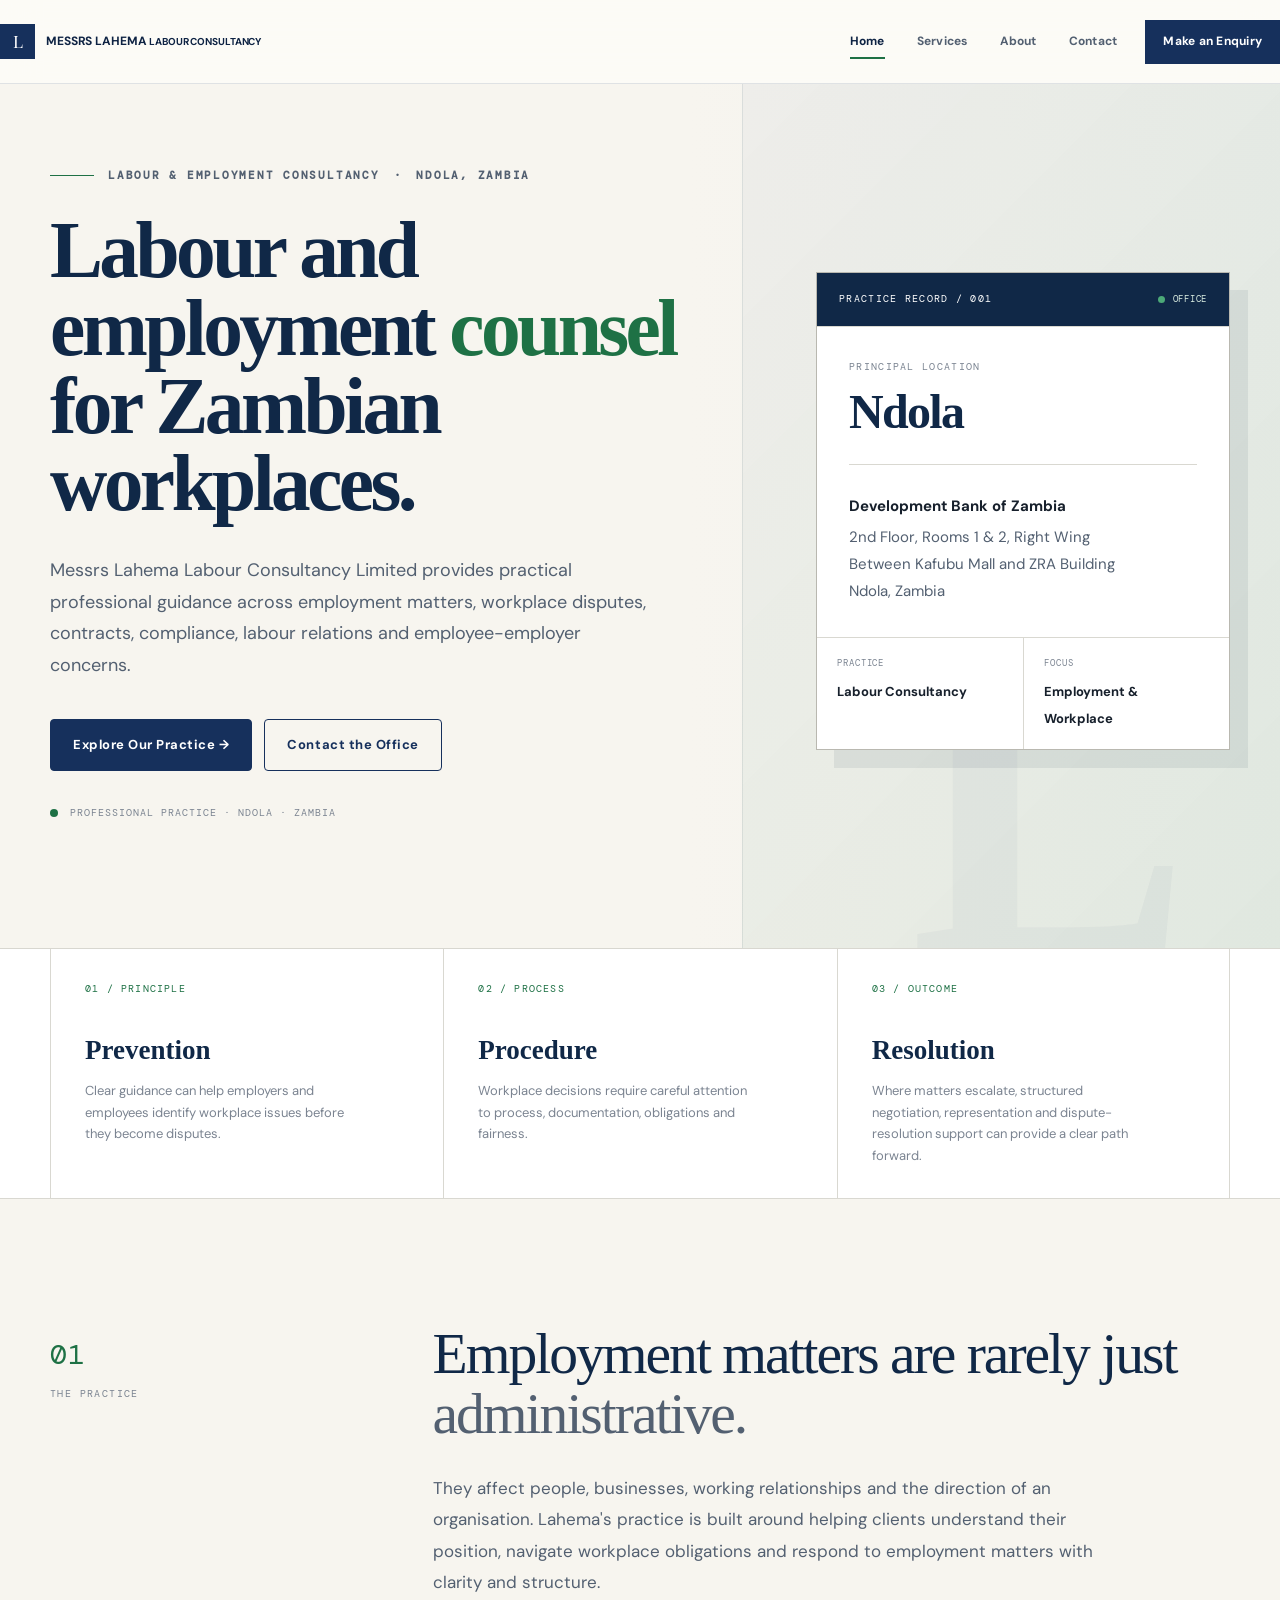
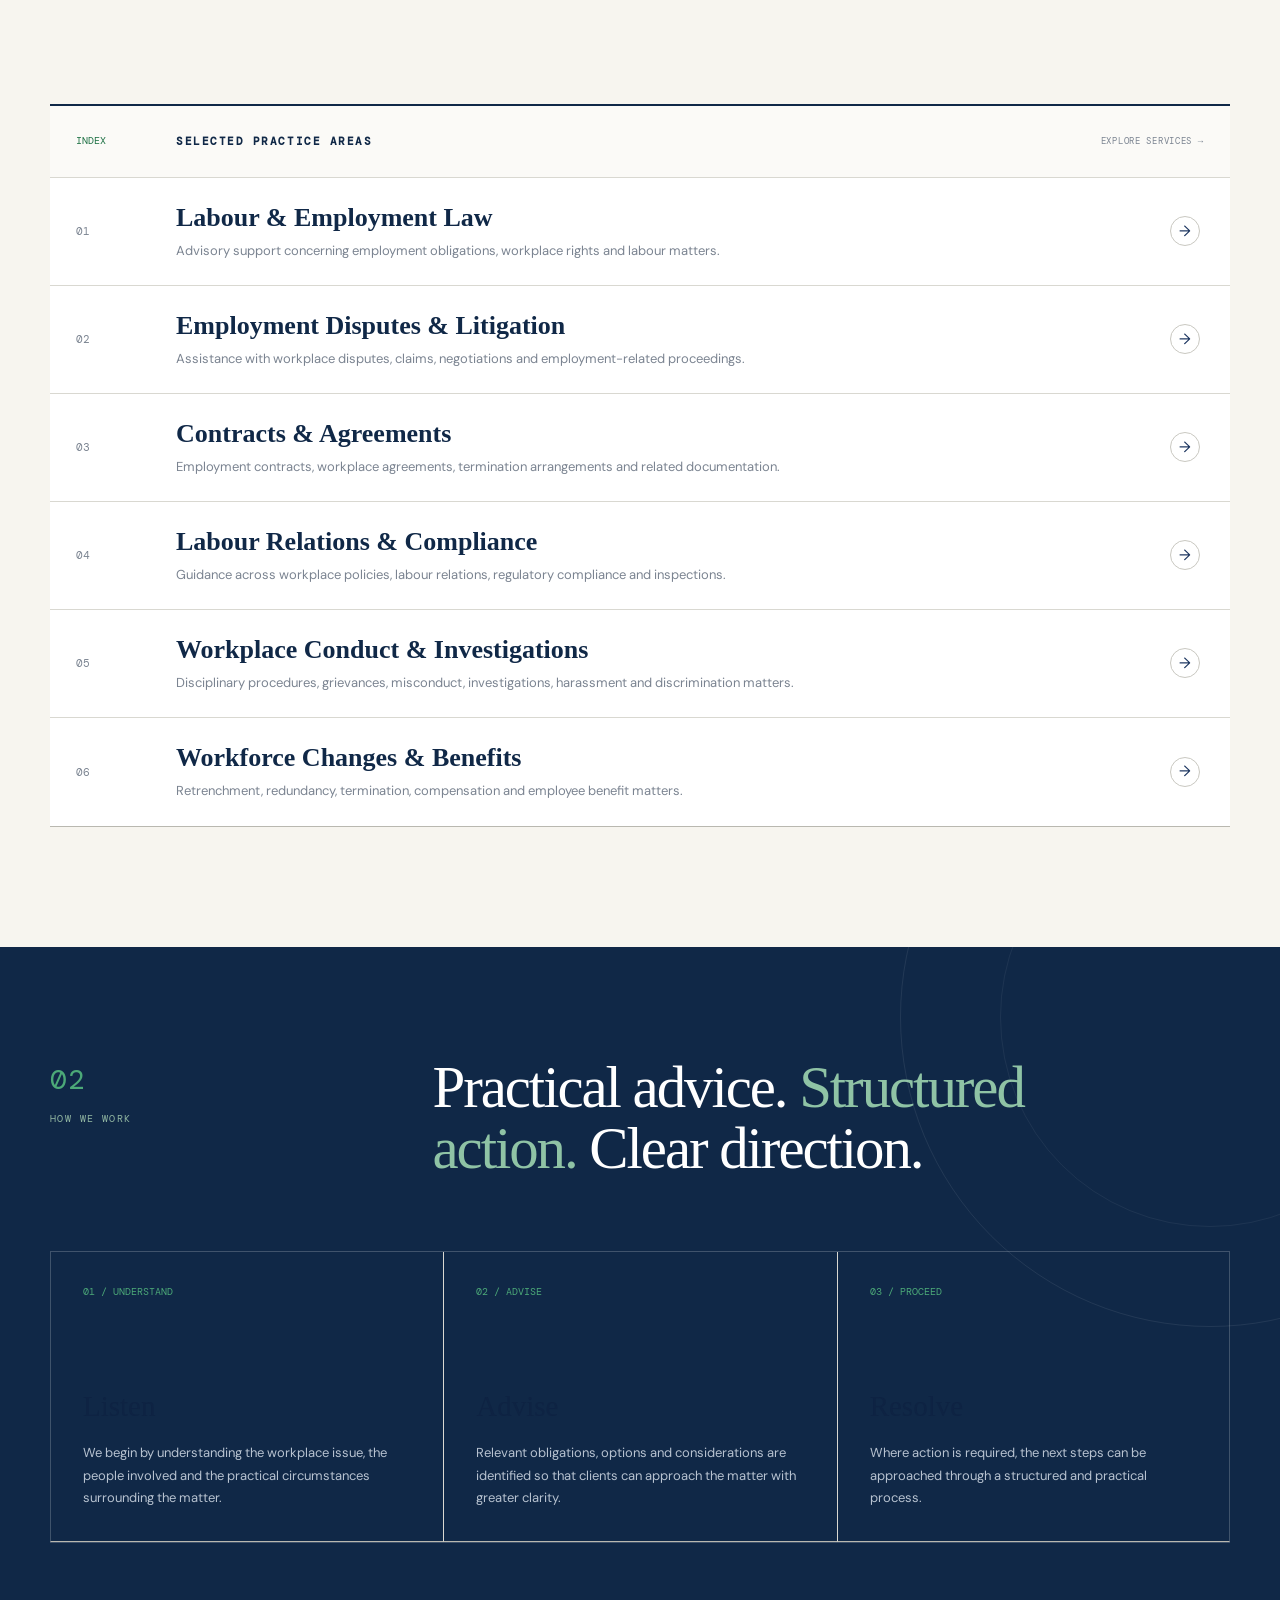
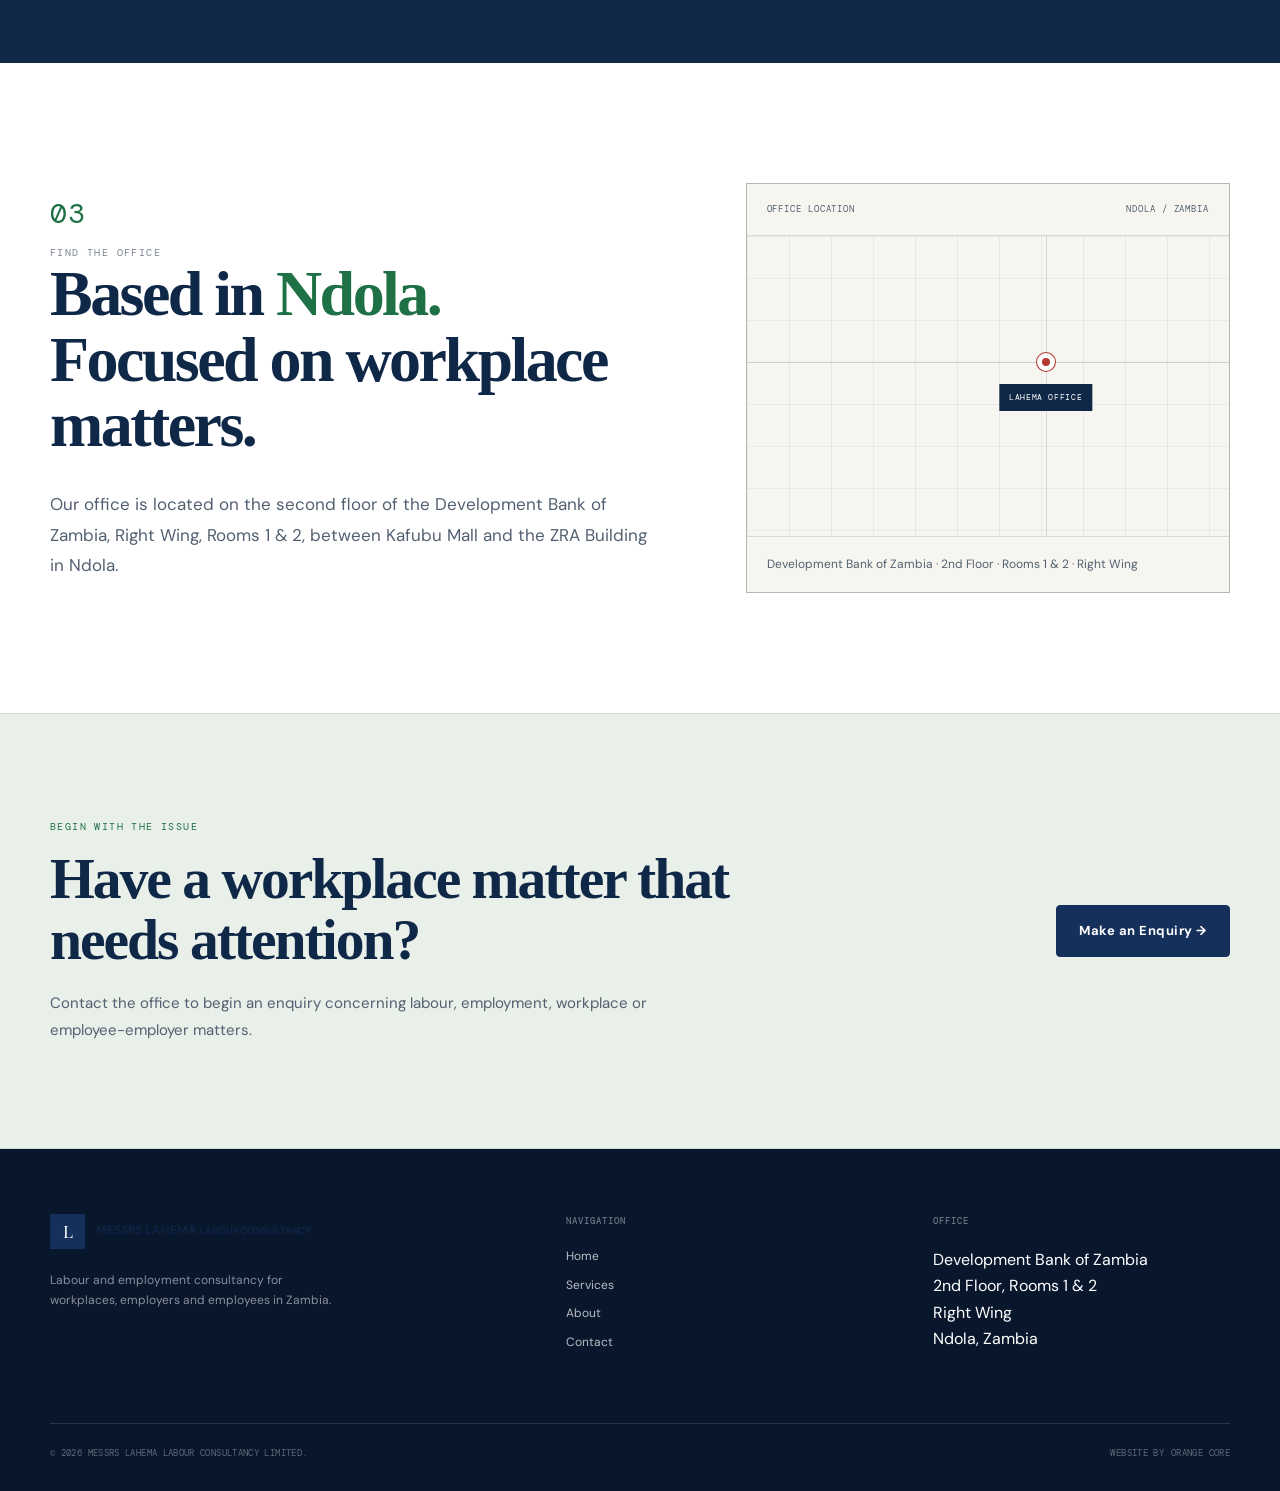
<file: index.html>
<!DOCTYPE html>
<html lang="en">
<head>
    <meta charset="UTF-8">
    <meta name="viewport" content="width=device-width, initial-scale=1.0">

    <title>Messrs Lahema Labour Consultancy Limited | Labour & Employment Consultancy | Ndola, Zambia</title>

    <meta
        name="description"
        content="Messrs Lahema Labour Consultancy Limited provides labour and employment consultancy services in Ndola, Zambia, covering employment law, workplace disputes, contracts, compliance, labour relations and workplace advisory."
    >

    <meta name="theme-color" content="#102847">

    <link rel="icon" href="favicon.svg" type="image/svg+xml">
    <link rel="stylesheet" href="css/style.css">

    <!--
        PAGE-SPECIFIC VISUAL SYSTEM
        This stylesheet intentionally lives on the homepage.
        Shared components belong in css/style.css;
        homepage composition belongs here.
    -->
    <style>
        /* =========================================================
           HOMEPAGE FOUNDATION
           ========================================================= */

        .home-page {
            background: #f7f5ef;
            color: #17202c;
            overflow-x: hidden;
        }

        .home-page section {
            position: relative;
        }

        .home-container {
            width: min(1180px, calc(100% - 56px));
            margin: 0 auto;
        }


        /* =========================================================
           HERO
           ========================================================= */

        .home-hero {
            background:
                linear-gradient(
                    90deg,
                    rgba(247,245,239,1) 0%,
                    rgba(247,245,239,0.98) 54%,
                    rgba(239,241,236,1) 100%
                );
            border-bottom: 1px solid #d8d7d0;
            min-height: 720px;
            display: flex;
            align-items: center;
            overflow: hidden;
        }

        .home-hero::before {
            content: "";
            position: absolute;
            top: 0;
            right: 0;
            width: 42%;
            height: 100%;
            background:
                linear-gradient(
                    135deg,
                    rgba(22,48,92,0.035),
                    rgba(30,113,69,0.07)
                );
            border-left: 1px solid rgba(22,48,92,0.08);
        }

        .home-hero::after {
            content: "L";
            position: absolute;
            right: 7%;
            bottom: -70px;
            font-family: Georgia, "Times New Roman", serif;
            font-size: 420px;
            line-height: 1;
            font-weight: 700;
            color: rgba(22,48,92,0.035);
            pointer-events: none;
        }

        .home-hero-inner {
            position: relative;
            z-index: 2;
            display: grid;
            grid-template-columns: minmax(0, 1.25fr) minmax(360px, 0.75fr);
            gap: 76px;
            align-items: center;
            padding: 82px 0 92px;
        }

        .hero-copy {
            max-width: 700px;
        }

        .hero-index {
            display: flex;
            align-items: center;
            gap: 14px;
            margin-bottom: 28px;
            font-family: "DM Mono", monospace;
            font-size: 11px;
            font-weight: 600;
            letter-spacing: 0.16em;
            text-transform: uppercase;
            color: #536071;
        }

        .hero-index-line {
            width: 44px;
            height: 1px;
            background: #1e7145;
        }

        .hero-title {
            margin: 0;
            max-width: 720px;
            font-family: Georgia, "Times New Roman", serif;
            font-size: clamp(54px, 6.2vw, 88px);
            line-height: 0.98;
            letter-spacing: -0.045em;
            font-weight: 600;
            color: #102847;
        }

        .hero-title em {
            color: #1e7145;
            font-style: normal;
        }

        .hero-description {
            max-width: 600px;
            margin: 32px 0 0;
            font-size: 18px;
            line-height: 1.75;
            color: #536071;
        }

        .hero-actions {
            display: flex;
            flex-wrap: wrap;
            gap: 12px;
            margin-top: 38px;
        }

        .home-button {
            display: inline-flex;
            align-items: center;
            justify-content: center;
            min-height: 52px;
            padding: 0 22px;
            border: 1px solid #16305c;
            border-radius: 4px;
            background: #16305c;
            color: #ffffff;
            text-decoration: none;
            font-size: 13px;
            font-weight: 700;
            letter-spacing: 0.04em;
            transition:
                transform 180ms ease,
                background 180ms ease,
                color 180ms ease;
        }

        .home-button:hover {
            transform: translateY(-2px);
            background: #102847;
        }

        .home-button.secondary {
            background: transparent;
            color: #16305c;
        }

        .home-button.secondary:hover {
            background: #16305c;
            color: #ffffff;
        }

        .hero-caption {
            display: flex;
            align-items: center;
            gap: 12px;
            margin-top: 34px;
            font-family: "DM Mono", monospace;
            font-size: 10px;
            line-height: 1.6;
            letter-spacing: 0.1em;
            text-transform: uppercase;
            color: #7b8491;
        }

        .hero-caption-mark {
            width: 8px;
            height: 8px;
            border-radius: 50%;
            background: #1e7145;
        }


        /* =========================================================
           OFFICE RECORD
           ========================================================= */

        .office-record {
            position: relative;
            z-index: 3;
            border: 1px solid #b9b8b0;
            background: #ffffff;
            box-shadow: 18px 18px 0 rgba(16,40,71,0.08);
        }

        .office-record-header {
            min-height: 54px;
            padding: 0 22px;
            display: flex;
            align-items: center;
            justify-content: space-between;
            border-bottom: 1px solid #d9d8d1;
            background: #102847;
            color: #ffffff;
        }

        .office-record-label {
            font-family: "DM Mono", monospace;
            font-size: 10px;
            letter-spacing: 0.13em;
            text-transform: uppercase;
        }

        .office-record-status {
            display: inline-flex;
            align-items: center;
            gap: 8px;
            font-family: "DM Mono", monospace;
            font-size: 9px;
            letter-spacing: 0.08em;
            text-transform: uppercase;
            color: #dcefe3;
        }

        .office-record-status::before {
            content: "";
            width: 7px;
            height: 7px;
            border-radius: 50%;
            background: #4ca978;
        }

        .office-record-body {
            padding: 32px;
        }

        .office-record-kicker {
            margin: 0 0 12px;
            font-family: "DM Mono", monospace;
            font-size: 10px;
            letter-spacing: 0.13em;
            text-transform: uppercase;
            color: #7b8491;
        }

        .office-record-city {
            margin: 0;
            font-family: Georgia, "Times New Roman", serif;
            font-size: 48px;
            line-height: 1;
            letter-spacing: -0.035em;
            color: #102847;
        }

        .office-record-rule {
            width: 100%;
            height: 1px;
            margin: 28px 0;
            background: #d9d8d1;
        }

        .office-record-address {
            margin: 0;
            font-size: 15px;
            line-height: 1.8;
            color: #536071;
        }

        .office-record-address strong {
            display: block;
            margin-bottom: 4px;
            color: #17202c;
            font-weight: 700;
        }

        .office-record-footer {
            display: grid;
            grid-template-columns: 1fr 1fr;
            border-top: 1px solid #d9d8d1;
        }

        .record-meta {
            min-height: 82px;
            padding: 18px 20px;
        }

        .record-meta + .record-meta {
            border-left: 1px solid #d9d8d1;
        }

        .record-meta-label {
            display: block;
            margin-bottom: 8px;
            font-family: "DM Mono", monospace;
            font-size: 9px;
            letter-spacing: 0.1em;
            text-transform: uppercase;
            color: #7b8491;
        }

        .record-meta-value {
            font-size: 13px;
            line-height: 1.5;
            color: #17202c;
            font-weight: 700;
        }


        /* =========================================================
           PRACTICE SIGNAL
           ========================================================= */

        .practice-signal {
            background: #ffffff;
            border-bottom: 1px solid #d9d8d1;
        }

        .practice-signal-grid {
            display: grid;
            grid-template-columns: repeat(3, 1fr);
        }

        .practice-signal-item {
            min-height: 170px;
            padding: 32px 34px;
            border-left: 1px solid #d9d8d1;
        }

        .practice-signal-item:last-child {
            border-right: 1px solid #d9d8d1;
        }

        .signal-number {
            display: block;
            margin-bottom: 30px;
            font-family: "DM Mono", monospace;
            font-size: 10px;
            letter-spacing: 0.12em;
            color: #1e7145;
        }

        .signal-title {
            margin: 0 0 8px;
            font-family: Georgia, "Times New Roman", serif;
            font-size: 27px;
            color: #102847;
        }

        .signal-text {
            margin: 0;
            max-width: 280px;
            font-size: 13px;
            line-height: 1.65;
            color: #7b8491;
        }


        /* =========================================================
           PRACTICE INTRO
           ========================================================= */

        .practice-intro {
            padding: 125px 0 105px;
            background: #f7f5ef;
        }

        .practice-intro-grid {
            display: grid;
            grid-template-columns: 0.55fr 1.45fr;
            gap: 80px;
        }

        .section-index {
            padding-top: 8px;
            font-family: "DM Mono", monospace;
            font-size: 10px;
            letter-spacing: 0.14em;
            text-transform: uppercase;
            color: #7b8491;
        }

        .section-index strong {
            display: block;
            margin-bottom: 8px;
            font-size: 28px;
            font-weight: 400;
            color: #1e7145;
        }

        .practice-intro-heading {
            max-width: 780px;
            margin: 0;
            font-family: Georgia, "Times New Roman", serif;
            font-size: clamp(38px, 4.5vw, 65px);
            line-height: 1.05;
            letter-spacing: -0.035em;
            font-weight: 500;
            color: #102847;
        }

        .practice-intro-heading span {
            color: #536071;
        }

        .practice-intro-copy {
            max-width: 670px;
            margin: 28px 0 0;
            font-size: 17px;
            line-height: 1.85;
            color: #536071;
        }


        /* =========================================================
           DIRECTORY
           ========================================================= */

        .directory-section {
            padding: 0 0 120px;
            background: #f7f5ef;
        }

        .directory-frame {
            border-top: 2px solid #102847;
            border-bottom: 1px solid #b9b8b0;
            background: #ffffff;
        }

        .directory-heading {
            display: grid;
            grid-template-columns: 100px 1fr auto;
            align-items: center;
            min-height: 72px;
            padding: 0 26px;
            border-bottom: 1px solid #d9d8d1;
            background: #fbfaf7;
        }

        .directory-heading-number {
            font-family: "DM Mono", monospace;
            font-size: 10px;
            color: #1e7145;
        }

        .directory-heading-title {
            margin: 0;
            font-family: "DM Mono", monospace;
            font-size: 11px;
            letter-spacing: 0.14em;
            text-transform: uppercase;
            color: #102847;
        }

        .directory-heading-meta {
            font-family: "DM Mono", monospace;
            font-size: 9px;
            letter-spacing: 0.08em;
            text-transform: uppercase;
            color: #7b8491;
        }

        .directory-row {
            display: grid;
            grid-template-columns: 100px minmax(0, 1fr) 34px;
            gap: 0;
            align-items: center;
            min-height: 108px;
            padding: 0 26px;
            border-bottom: 1px solid #d9d8d1;
            text-decoration: none;
            color: inherit;
            transition:
                background 180ms ease,
                padding 180ms ease;
        }

        .directory-row:last-child {
            border-bottom: 0;
        }

        .directory-row:hover {
            padding-left: 32px;
            background: #f3f6f2;
        }

        .directory-number {
            font-family: "DM Mono", monospace;
            font-size: 11px;
            color: #7b8491;
        }

        .directory-content {
            padding-right: 30px;
        }

        .directory-title {
            margin: 0;
            font-family: Georgia, "Times New Roman", serif;
            font-size: 26px;
            line-height: 1.2;
            color: #102847;
        }

        .directory-description {
            margin: 8px 0 0;
            font-size: 13px;
            line-height: 1.55;
            color: #7b8491;
        }

        .directory-arrow {
            width: 30px;
            height: 30px;
            display: flex;
            align-items: center;
            justify-content: center;
            border: 1px solid #c9c8c1;
            border-radius: 50%;
            font-size: 15px;
            color: #16305c;
            transition:
                transform 180ms ease,
                background 180ms ease,
                color 180ms ease;
        }

        .directory-row:hover .directory-arrow {
            transform: translateX(3px);
            background: #16305c;
            color: #ffffff;
        }


        /* =========================================================
           APPROACH / DARK SECTION
           ========================================================= */

        .approach-section {
            padding: 110px 0 120px;
            background: #102847;
            color: #ffffff;
            overflow: hidden;
        }

        .approach-section::before {
            content: "";
            position: absolute;
            width: 620px;
            height: 620px;
            right: -240px;
            top: -240px;
            border: 1px solid rgba(255,255,255,0.08);
            border-radius: 50%;
        }

        .approach-section::after {
            content: "";
            position: absolute;
            width: 420px;
            height: 420px;
            right: -140px;
            top: -140px;
            border: 1px solid rgba(255,255,255,0.06);
            border-radius: 50%;
        }

        .approach-header {
            display: grid;
            grid-template-columns: 0.55fr 1.45fr;
            gap: 80px;
            margin-bottom: 72px;
        }

        .dark-index {
            font-family: "DM Mono", monospace;
            font-size: 10px;
            letter-spacing: 0.14em;
            text-transform: uppercase;
            color: #92b7a2;
        }

        .dark-index strong {
            display: block;
            margin-bottom: 8px;
            font-size: 28px;
            font-weight: 400;
            color: #4ca978;
        }

        .approach-heading {
            max-width: 700px;
            margin: 0;
            font-family: Georgia, "Times New Roman", serif;
            font-size: clamp(40px, 4.6vw, 66px);
            line-height: 1.04;
            letter-spacing: -0.035em;
            font-weight: 500;
        }

        .approach-heading em {
            color: #8fc3a5;
            font-style: normal;
        }

        .approach-grid {
            display: grid;
            grid-template-columns: repeat(3, 1fr);
            border-top: 1px solid rgba(255,255,255,0.2);
            border-bottom: 1px solid rgba(255,255,255,0.2);
        }

        .approach-card {
            min-height: 270px;
            padding: 32px;
            border-left: 1px solid rgba(255,255,255,0.2);
        }

        .approach-card:last-child {
            border-right: 1px solid rgba(255,255,255,0.2);
        }

        .approach-card-number {
            display: block;
            margin-bottom: 82px;
            font-family: "DM Mono", monospace;
            font-size: 10px;
            color: #4ca978;
        }

        .approach-card h3 {
            margin: 0 0 12px;
            font-family: Georgia, "Times New Roman", serif;
            font-size: 29px;
            font-weight: 500;
        }

        .approach-card p {
            margin: 0;
            font-size: 13px;
            line-height: 1.7;
            color: #b7c2d0;
        }


        /* =========================================================
           OFFICE SECTION
           ========================================================= */

        .office-section {
            padding: 120px 0;
            background: #ffffff;
        }

        .office-section-grid {
            display: grid;
            grid-template-columns: 1fr 0.8fr;
            gap: 90px;
            align-items: start;
        }

        .office-heading {
            max-width: 700px;
            margin: 0;
            font-family: Georgia, "Times New Roman", serif;
            font-size: clamp(42px, 5vw, 70px);
            line-height: 1.02;
            letter-spacing: -0.04em;
            color: #102847;
        }

        .office-heading span {
            color: #1e7145;
        }

        .office-address-large {
            max-width: 600px;
            margin: 32px 0 0;
            font-size: 17px;
            line-height: 1.8;
            color: #536071;
        }

        .office-map-card {
            border: 1px solid #b9b8b0;
            background: #f7f5ef;
        }

        .office-map-top {
            display: flex;
            align-items: center;
            justify-content: space-between;
            min-height: 52px;
            padding: 0 20px;
            border-bottom: 1px solid #d9d8d1;
            font-family: "DM Mono", monospace;
            font-size: 9px;
            letter-spacing: 0.1em;
            text-transform: uppercase;
            color: #536071;
        }

        .office-map-grid {
            position: relative;
            min-height: 300px;
            padding: 28px;
            background-image:
                linear-gradient(rgba(22,48,92,0.06) 1px, transparent 1px),
                linear-gradient(90deg, rgba(22,48,92,0.06) 1px, transparent 1px);
            background-size: 42px 42px;
        }

        .office-map-grid::before,
        .office-map-grid::after {
            content: "";
            position: absolute;
            background: #16305c;
            opacity: 0.14;
        }

        .office-map-grid::before {
            width: 1px;
            height: 100%;
            left: 62%;
            top: 0;
        }

        .office-map-grid::after {
            height: 1px;
            width: 100%;
            left: 0;
            top: 42%;
        }

        .map-marker {
            position: absolute;
            top: 42%;
            left: 62%;
            width: 18px;
            height: 18px;
            transform: translate(-50%, -50%);
            border: 5px solid #ffffff;
            border-radius: 50%;
            background: #b23a2f;
            box-shadow: 0 0 0 1px #b23a2f;
            z-index: 2;
        }

        .map-label {
            position: absolute;
            top: calc(42% + 22px);
            left: 62%;
            transform: translateX(-50%);
            padding: 7px 10px;
            background: #102847;
            color: #ffffff;
            font-family: "DM Mono", monospace;
            font-size: 8px;
            letter-spacing: 0.08em;
            text-transform: uppercase;
            white-space: nowrap;
        }

        .office-map-bottom {
            padding: 18px 20px;
            border-top: 1px solid #d9d8d1;
            font-size: 12px;
            line-height: 1.6;
            color: #536071;
        }


        /* =========================================================
           FINAL CTA
           ========================================================= */

        .home-cta {
            padding: 105px 0;
            background: #e9efe9;
            border-top: 1px solid #d3ddd5;
            border-bottom: 1px solid #d3ddd5;
        }

        .home-cta-inner {
            display: grid;
            grid-template-columns: 1fr auto;
            gap: 60px;
            align-items: center;
        }

        .cta-kicker {
            margin-bottom: 14px;
            font-family: "DM Mono", monospace;
            font-size: 10px;
            letter-spacing: 0.14em;
            text-transform: uppercase;
            color: #1e7145;
        }

        .cta-heading {
            max-width: 760px;
            margin: 0;
            font-family: Georgia, "Times New Roman", serif;
            font-size: clamp(38px, 4.5vw, 62px);
            line-height: 1.05;
            letter-spacing: -0.035em;
            color: #102847;
        }

        .cta-copy {
            max-width: 650px;
            margin: 20px 0 0;
            font-size: 15px;
            line-height: 1.75;
            color: #536071;
        }


        /* =========================================================
           RESPONSIVE
           ========================================================= */

        @media (max-width: 1000px) {

            .home-hero-inner {
                grid-template-columns: 1fr;
                gap: 55px;
            }

            .home-hero {
                min-height: auto;
            }

            .office-record {
                max-width: 650px;
            }

            .practice-intro-grid,
            .approach-header {
                grid-template-columns: 1fr;
                gap: 35px;
            }

            .office-section-grid {
                grid-template-columns: 1fr;
                gap: 55px;
            }
        }

        @media (max-width: 760px) {

            .home-container {
                width: min(100% - 36px, 1180px);
            }

            .home-hero-inner {
                padding: 62px 0 70px;
            }

            .hero-title {
                font-size: clamp(48px, 14vw, 72px);
            }

            .hero-description {
                font-size: 16px;
            }

            .practice-signal-grid,
            .approach-grid {
                grid-template-columns: 1fr;
            }

            .practice-signal-item,
            .approach-card {
                border-left: 0;
                border-right: 0 !important;
                border-bottom: 1px solid #d9d8d1;
            }

            .practice-signal-item:last-child,
            .approach-card:last-child {
                border-bottom: 0;
            }

            .approach-card {
                min-height: 220px;
            }

            .approach-card-number {
                margin-bottom: 55px;
            }

            .practice-intro {
                padding: 85px 0 75px;
            }

            .directory-heading {
                grid-template-columns: 55px 1fr;
            }

            .directory-heading-meta {
                display: none;
            }

            .directory-row {
                grid-template-columns: 55px minmax(0, 1fr) 30px;
                min-height: 125px;
                padding: 20px 16px;
            }

            .directory-title {
                font-size: 22px;
            }

            .directory-description {
                max-width: 520px;
            }

            .office-section {
                padding: 85px 0;
            }

            .home-cta {
                padding: 80px 0;
            }

            .home-cta-inner {
                grid-template-columns: 1fr;
                gap: 32px;
            }
        }

        @media (max-width: 480px) {

            .home-container {
                width: min(100% - 28px, 1180px);
            }

            .hero-actions {
                flex-direction: column;
                align-items: stretch;
            }

            .home-button {
                width: 100%;
            }

            .office-record-body {
                padding: 24px;
            }

            .office-record-city {
                font-size: 40px;
            }

            .office-record-footer {
                grid-template-columns: 1fr;
            }

            .record-meta + .record-meta {
                border-left: 0;
                border-top: 1px solid #d9d8d1;
            }

            .directory-heading {
                padding: 0 16px;
            }

            .directory-row {
                grid-template-columns: 42px minmax(0, 1fr) 28px;
            }

            .directory-content {
                padding-right: 12px;
            }

            .directory-title {
                font-size: 20px;
            }

            .directory-description {
                font-size: 12px;
            }

            .directory-arrow {
                width: 27px;
                height: 27px;
            }
        }
    </style>
</head>

<body class="home-page">

    <!-- =========================================================
         HEADER
         ========================================================== -->

    <header class="site-header">
        <div class="nav-container">

            <a class="brand" href="index.html" aria-label="Messrs Lahema Labour Consultancy Limited home">

                <!-- Replace this fallback with the supplied Lahema logo when assets are added -->
                <div class="brand-fallback">
                    <span class="brand-fallback-mark">L</span>

                    <span class="brand-fallback-text">
                        Messrs Lahema
                        <small>Labour Consultancy</small>
                    </span>
                </div>

            </a>

            <button
                class="menu-toggle"
                type="button"
                aria-expanded="false"
                aria-controls="primary-navigation"
                aria-label="Open navigation menu"
            >
                <span></span>
                <span></span>
            </button>

            <nav
                class="primary-navigation"
                id="primary-navigation"
                aria-label="Primary navigation"
            >
                <a class="nav-link active" aria-current="page" href="index.html">
                    Home
                </a>

                <a class="nav-link" href="services.html">
                    Services
                </a>

                <a class="nav-link" href="about.html">
                    About
                </a>

                <a class="nav-link" href="contact.html">
                    Contact
                </a>

                <a class="nav-link nav-link-cta" href="contact.html">
                    Make an Enquiry
                </a>
            </nav>

        </div>
    </header>


    <main>

        <!-- =====================================================
             HERO
             ====================================================== -->

        <section class="home-hero">

            <div class="home-container home-hero-inner">

                <div class="hero-copy">

                    <div class="hero-index">
                        <span class="hero-index-line"></span>
                        <span>Labour & Employment Consultancy</span>
                        <span>·</span>
                        <span>Ndola, Zambia</span>
                    </div>

                    <h1 class="hero-title">
                        Labour and employment
                        <em>counsel</em> for Zambian workplaces.
                    </h1>

                    <p class="hero-description">
                        Messrs Lahema Labour Consultancy Limited provides
                        practical professional guidance across employment
                        matters, workplace disputes, contracts, compliance,
                        labour relations and employee-employer concerns.
                    </p>

                    <div class="hero-actions">
                        <a class="home-button" href="services.html">
                            Explore Our Practice
                            <span aria-hidden="true">&nbsp;→</span>
                        </a>

                        <a class="home-button secondary" href="contact.html">
                            Contact the Office
                        </a>
                    </div>

                    <div class="hero-caption">
                        <span class="hero-caption-mark"></span>
                        <span>Professional practice · Ndola · Zambia</span>
                    </div>

                </div>


                <!-- OFFICE RECORD -->

                <aside class="office-record" aria-label="Lahema office record">

                    <div class="office-record-header">
                        <span class="office-record-label">
                            Practice Record / 001
                        </span>

                        <span class="office-record-status">
                            Office
                        </span>
                    </div>

                    <div class="office-record-body">

                        <p class="office-record-kicker">
                            Principal location
                        </p>

                        <h2 class="office-record-city">
                            Ndola
                        </h2>

                        <div class="office-record-rule"></div>

                        <p class="office-record-address">
                            <strong>Development Bank of Zambia</strong>
                            2nd Floor, Rooms 1 &amp; 2, Right Wing<br>
                            Between Kafubu Mall and ZRA Building<br>
                            Ndola, Zambia
                        </p>

                    </div>

                    <div class="office-record-footer">

                        <div class="record-meta">
                            <span class="record-meta-label">
                                Practice
                            </span>

                            <span class="record-meta-value">
                                Labour Consultancy
                            </span>
                        </div>

                        <div class="record-meta">
                            <span class="record-meta-label">
                                Focus
                            </span>

                            <span class="record-meta-value">
                                Employment &amp; Workplace
                            </span>
                        </div>

                    </div>

                </aside>

            </div>

        </section>


        <!-- =====================================================
             PRACTICE SIGNAL
             ====================================================== -->

        <section class="practice-signal" aria-label="Practice approach">

            <div class="home-container practice-signal-grid">

                <article class="practice-signal-item">

                    <span class="signal-number">01 / PRINCIPLE</span>

                    <h2 class="signal-title">
                        Prevention
                    </h2>

                    <p class="signal-text">
                        Clear guidance can help employers and employees
                        identify workplace issues before they become disputes.
                    </p>

                </article>


                <article class="practice-signal-item">

                    <span class="signal-number">02 / PROCESS</span>

                    <h2 class="signal-title">
                        Procedure
                    </h2>

                    <p class="signal-text">
                        Workplace decisions require careful attention to
                        process, documentation, obligations and fairness.
                    </p>

                </article>


                <article class="practice-signal-item">

                    <span class="signal-number">03 / OUTCOME</span>

                    <h2 class="signal-title">
                        Resolution
                    </h2>

                    <p class="signal-text">
                        Where matters escalate, structured negotiation,
                        representation and dispute-resolution support can
                        provide a clear path forward.
                    </p>

                </article>

            </div>

        </section>


        <!-- =====================================================
             PRACTICE INTRO
             ====================================================== -->

        <section class="practice-intro">

            <div class="home-container practice-intro-grid">

                <div class="section-index">
                    <strong>01</strong>
                    The Practice
                </div>

                <div>

                    <h2 class="practice-intro-heading">
                        Employment matters are rarely just
                        <span>administrative.</span>
                    </h2>

                    <p class="practice-intro-copy">
                        They affect people, businesses, working relationships
                        and the direction of an organisation. Lahema's practice
                        is built around helping clients understand their
                        position, navigate workplace obligations and respond
                        to employment matters with clarity and structure.
                    </p>

                </div>

            </div>

        </section>


        <!-- =====================================================
             PRACTICE DIRECTORY
             ====================================================== -->

        <section class="directory-section">

            <div class="home-container">

                <div class="directory-frame">

                    <div class="directory-heading">

                        <span class="directory-heading-number">
                            INDEX
                        </span>

                        <h2 class="directory-heading-title">
                            Selected Practice Areas
                        </h2>

                        <span class="directory-heading-meta">
                            Explore Services →
                        </span>

                    </div>


                    <a class="directory-row" href="services.html#employment-law">

                        <span class="directory-number">
                            01
                        </span>

                        <span class="directory-content">

                            <h3 class="directory-title">
                                Labour &amp; Employment Law
                            </h3>

                            <p class="directory-description">
                                Advisory support concerning employment
                                obligations, workplace rights and labour matters.
                            </p>

                        </span>

                        <span class="directory-arrow" aria-hidden="true">
                            →
                        </span>

                    </a>


                    <a class="directory-row" href="services.html#disputes">

                        <span class="directory-number">
                            02
                        </span>

                        <span class="directory-content">

                            <h3 class="directory-title">
                                Employment Disputes &amp; Litigation
                            </h3>

                            <p class="directory-description">
                                Assistance with workplace disputes, claims,
                                negotiations and employment-related proceedings.
                            </p>

                        </span>

                        <span class="directory-arrow" aria-hidden="true">
                            →
                        </span>

                    </a>


                    <a class="directory-row" href="services.html#contracts">

                        <span class="directory-number">
                            03
                        </span>

                        <span class="directory-content">

                            <h3 class="directory-title">
                                Contracts &amp; Agreements
                            </h3>

                            <p class="directory-description">
                                Employment contracts, workplace agreements,
                                termination arrangements and related documentation.
                            </p>

                        </span>

                        <span class="directory-arrow" aria-hidden="true">
                            →
                        </span>

                    </a>


                    <a class="directory-row" href="services.html#compliance">

                        <span class="directory-number">
                            04
                        </span>

                        <span class="directory-content">

                            <h3 class="directory-title">
                                Labour Relations &amp; Compliance
                            </h3>

                            <p class="directory-description">
                                Guidance across workplace policies, labour
                                relations, regulatory compliance and inspections.
                            </p>

                        </span>

                        <span class="directory-arrow" aria-hidden="true">
                            →
                        </span>

                    </a>


                    <a class="directory-row" href="services.html#workplace">

                        <span class="directory-number">
                            05
                        </span>

                        <span class="directory-content">

                            <h3 class="directory-title">
                                Workplace Conduct &amp; Investigations
                            </h3>

                            <p class="directory-description">
                                Disciplinary procedures, grievances, misconduct,
                                investigations, harassment and discrimination matters.
                            </p>

                        </span>

                        <span class="directory-arrow" aria-hidden="true">
                            →
                        </span>

                    </a>


                    <a class="directory-row" href="services.html#workforce">

                        <span class="directory-number">
                            06
                        </span>

                        <span class="directory-content">

                            <h3 class="directory-title">
                                Workforce Changes &amp; Benefits
                            </h3>

                            <p class="directory-description">
                                Retrenchment, redundancy, termination,
                                compensation and employee benefit matters.
                            </p>

                        </span>

                        <span class="directory-arrow" aria-hidden="true">
                            →
                        </span>

                    </a>

                </div>

            </div>

        </section>


        <!-- =====================================================
             APPROACH
             ====================================================== -->

        <section class="approach-section">

            <div class="home-container">

                <div class="approach-header">

                    <div class="dark-index">
                        <strong>02</strong>
                        How We Work
                    </div>

                    <div>

                        <h2 class="approach-heading">
                            Practical advice.
                            <em>Structured action.</em>
                            Clear direction.
                        </h2>

                    </div>

                </div>


                <div class="approach-grid">

                    <article class="approach-card">

                        <span class="approach-card-number">
                            01 / UNDERSTAND
                        </span>

                        <h3>
                            Listen
                        </h3>

                        <p>
                            We begin by understanding the workplace issue,
                            the people involved and the practical circumstances
                            surrounding the matter.
                        </p>

                    </article>


                    <article class="approach-card">

                        <span class="approach-card-number">
                            02 / ADVISE
                        </span>

                        <h3>
                            Advise
                        </h3>

                        <p>
                            Relevant obligations, options and considerations
                            are identified so that clients can approach the
                            matter with greater clarity.
                        </p>

                    </article>


                    <article class="approach-card">

                        <span class="approach-card-number">
                            03 / PROCEED
                        </span>

                        <h3>
                            Resolve
                        </h3>

                        <p>
                            Where action is required, the next steps can be
                            approached through a structured and practical process.
                        </p>

                    </article>

                </div>

            </div>

        </section>


        <!-- =====================================================
             OFFICE
             ====================================================== -->

        <section class="office-section">

            <div class="home-container office-section-grid">

                <div>

                    <div class="section-index">
                        <strong>03</strong>
                        Find the Office
                    </div>

                    <h2 class="office-heading">
                        Based in <span>Ndola.</span>
                        Focused on workplace matters.
                    </h2>

                    <p class="office-address-large">
                        Our office is located on the second floor of the
                        Development Bank of Zambia, Right Wing, Rooms 1 &amp; 2,
                        between Kafubu Mall and the ZRA Building in Ndola.
                    </p>

                </div>


                <div class="office-map-card">

                    <div class="office-map-top">
                        <span>Office Location</span>
                        <span>Ndola / Zambia</span>
                    </div>

                    <div class="office-map-grid">

                        <span class="map-marker" aria-hidden="true"></span>

                        <span class="map-label">
                            Lahema Office
                        </span>

                    </div>

                    <div class="office-map-bottom">
                        Development Bank of Zambia · 2nd Floor ·
                        Rooms 1 &amp; 2 · Right Wing
                    </div>

                </div>

            </div>

        </section>


        <!-- =====================================================
             CTA
             ====================================================== -->

        <section class="home-cta">

            <div class="home-container home-cta-inner">

                <div>

                    <div class="cta-kicker">
                        Begin with the issue
                    </div>

                    <h2 class="cta-heading">
                        Have a workplace matter that needs attention?
                    </h2>

                    <p class="cta-copy">
                        Contact the office to begin an enquiry concerning
                        labour, employment, workplace or employee-employer
                        matters.
                    </p>

                </div>

                <div>
                    <a class="home-button" href="contact.html">
                        Make an Enquiry
                        <span aria-hidden="true">&nbsp;→</span>
                    </a>
                </div>

            </div>

        </section>

    </main>


    <!-- =========================================================
         FOOTER
         ========================================================== -->

    <footer class="site-footer">

        <div class="container footer-grid">

            <div class="brand-footer">

                <a class="brand" href="index.html" aria-label="Messrs Lahema Labour Consultancy Limited home">

                    <div class="brand-fallback">
                        <span class="brand-fallback-mark">L</span>

                        <span class="brand-fallback-text">
                            Messrs Lahema
                            <small>Labour Consultancy</small>
                        </span>
                    </div>

                </a>

                <p class="footer-brand-copy">
                    Labour and employment consultancy for workplaces,
                    employers and employees in Zambia.
                </p>

            </div>


            <div class="footer-column">

                <h3>Navigation</h3>

                <a href="index.html">Home</a>
                <a href="services.html">Services</a>
                <a href="about.html">About</a>
                <a href="contact.html">Contact</a>

            </div>


            <div class="footer-column">

                <h3>Office</h3>

                <p>
                    Development Bank of Zambia<br>
                    2nd Floor, Rooms 1 &amp; 2<br>
                    Right Wing<br>
                    Ndola, Zambia
                </p>

            </div>

        </div>


        <div class="container footer-bottom">

            <span>
                © <span data-current-year></span>
                Messrs Lahema Labour Consultancy Limited.
            </span>

            <span class="footer-credit">
                Website by
                <a href="https://orangecore.xyz" target="_blank" rel="noopener">
                    Orange Core
                </a>
            </span>

        </div>

    </footer>


    <script src="js/main.js"></script>

</body>
</html>
</file>
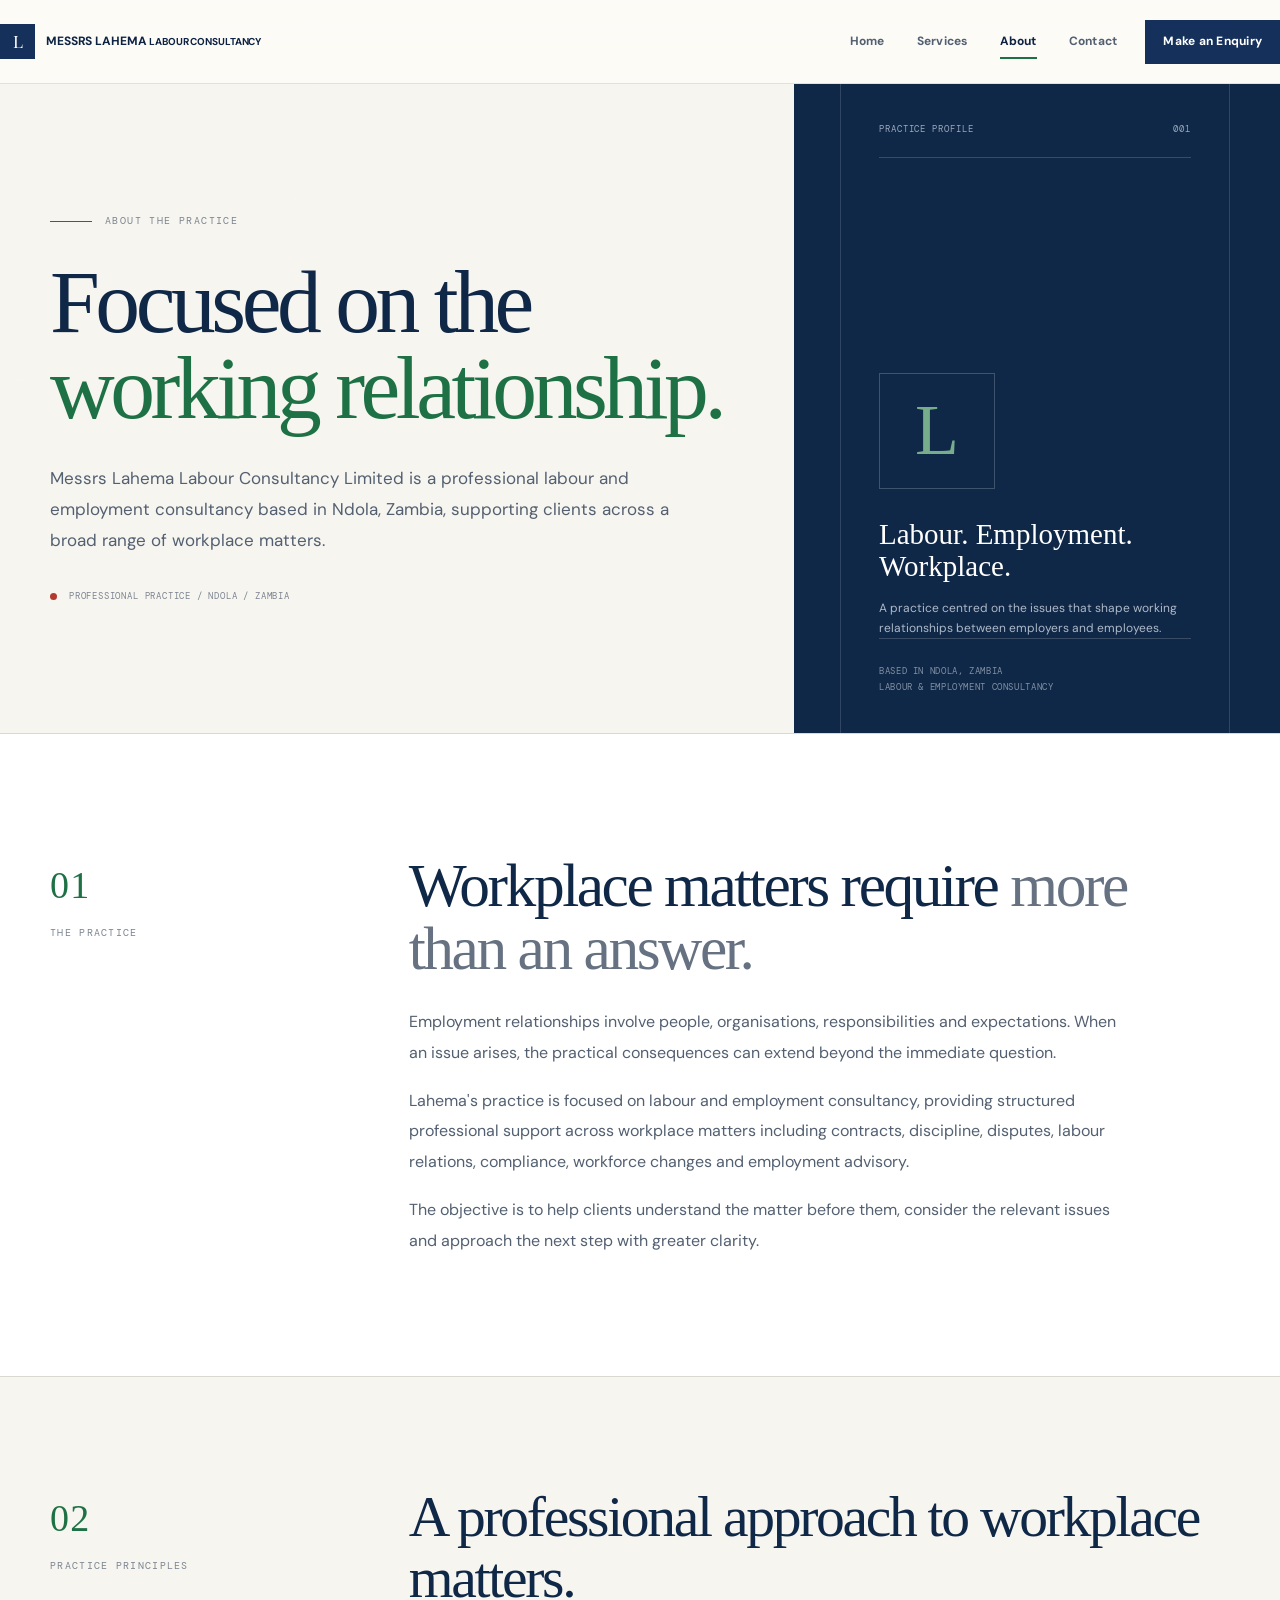
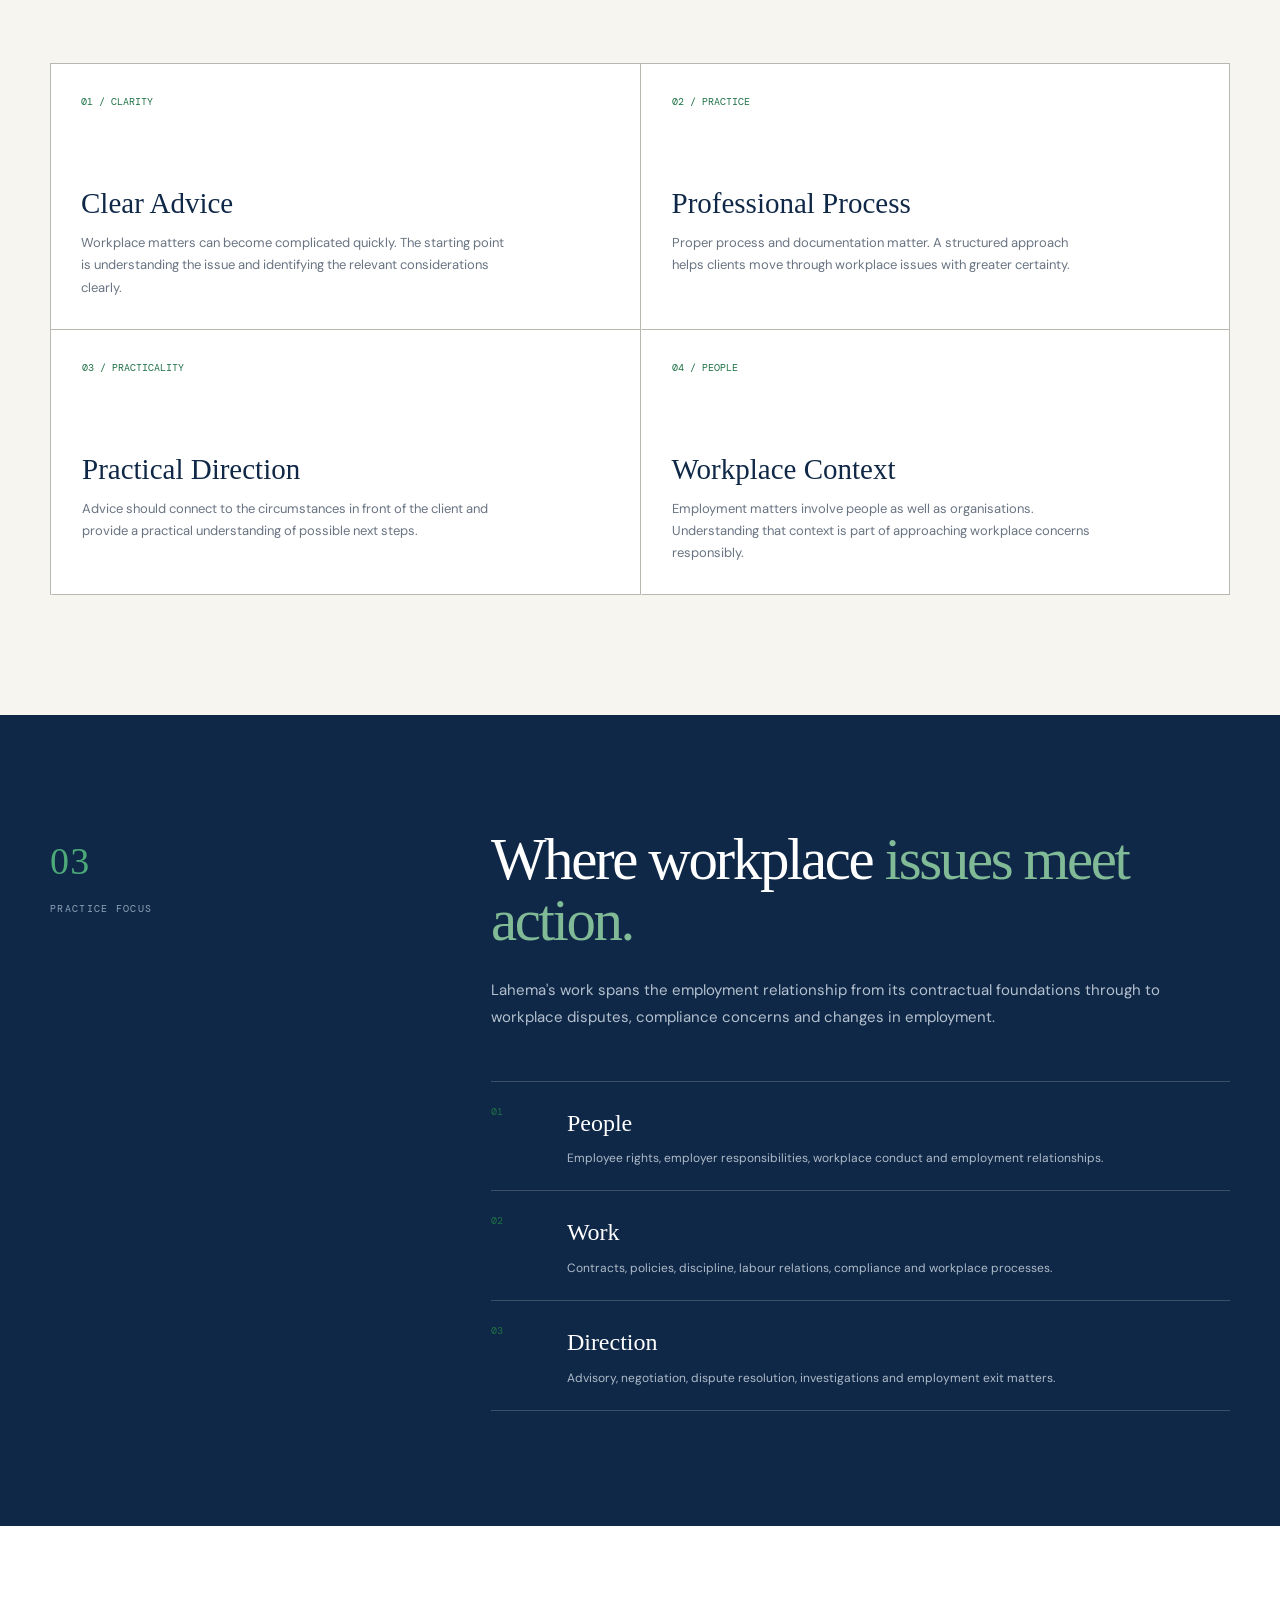
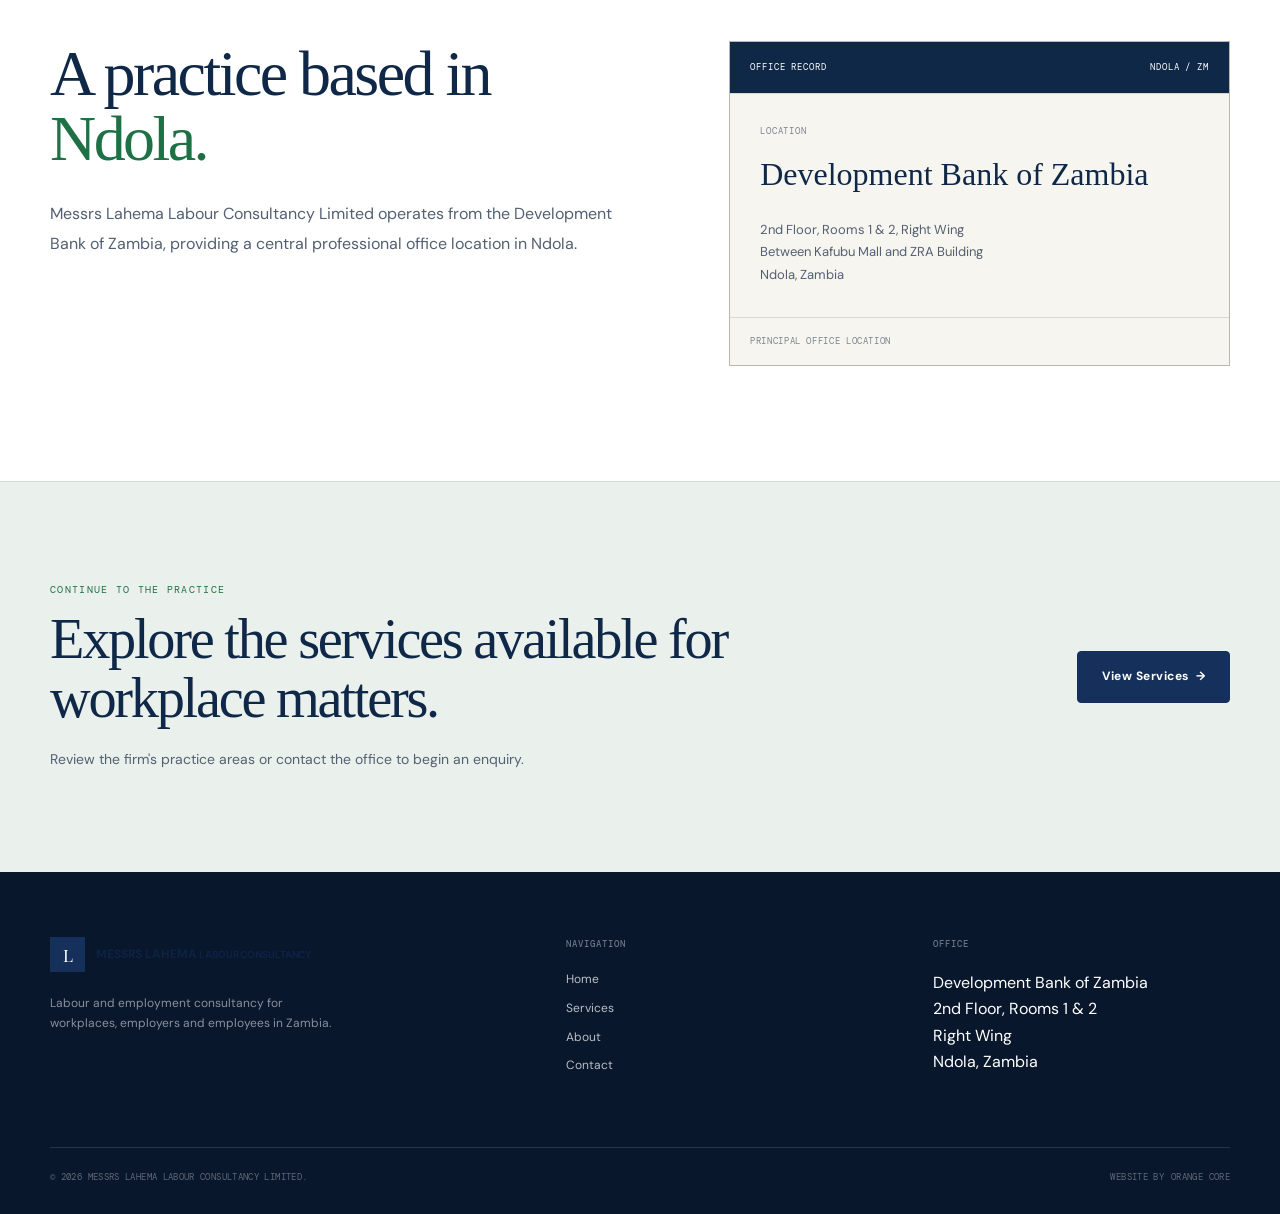
<file: about.html>
<!DOCTYPE html>
<html lang="en">
<head>
    <meta charset="UTF-8">
    <meta name="viewport" content="width=device-width, initial-scale=1.0">

    <title>About | Messrs Lahema Labour Consultancy Limited</title>

    <meta
        name="description"
        content="Learn about Messrs Lahema Labour Consultancy Limited, a labour and employment consultancy based in Ndola, Zambia."
    >

    <meta name="theme-color" content="#102847">

    <link rel="icon" href="favicon.svg" type="image/svg+xml">
    <link rel="stylesheet" href="css/style.css">

    <!-- PAGE-SPECIFIC ABOUT DESIGN -->
    <style>

        .about-page {
            background: #f7f5ef;
            color: #17202c;
            overflow-x: hidden;
        }

        .about-container {
            width: min(1180px, calc(100% - 56px));
            margin: 0 auto;
        }


        /* =====================================================
           ABOUT HERO
           ===================================================== */

        .about-hero {
            position: relative;
            min-height: 650px;
            display: flex;
            align-items: stretch;
            background: #f7f5ef;
            border-bottom: 1px solid #d9d8d1;
            overflow: hidden;
        }

        .about-hero::before {
            content: "";
            position: absolute;
            top: 0;
            right: 0;
            width: 38%;
            height: 100%;
            background: #102847;
        }

        .about-hero-inner {
            position: relative;
            z-index: 2;
            display: grid;
            grid-template-columns: minmax(0, 1fr) 390px;
            gap: 80px;
            align-items: stretch;
            width: min(1180px, calc(100% - 56px));
            margin: 0 auto;
        }

        .about-hero-copy {
            align-self: center;
            padding: 95px 0;
        }

        .about-kicker {
            display: flex;
            align-items: center;
            gap: 13px;
            margin-bottom: 30px;
            font-family: "DM Mono", monospace;
            font-size: 10px;
            letter-spacing: 0.14em;
            text-transform: uppercase;
            color: #7b8491;
        }

        .about-kicker::before {
            content: "";
            width: 42px;
            height: 1px;
            background: #1e7145;
        }

        .about-hero h1 {
            max-width: 750px;
            margin: 0;
            font-family: Georgia, "Times New Roman", serif;
            font-size: clamp(58px, 7vw, 94px);
            line-height: 0.96;
            letter-spacing: -0.05em;
            font-weight: 500;
            color: #102847;
        }

        .about-hero h1 em {
            color: #1e7145;
            font-style: normal;
        }

        .about-hero-copy > p {
            max-width: 650px;
            margin: 32px 0 0;
            font-size: 17px;
            line-height: 1.8;
            color: #536071;
        }

        .about-hero-note {
            display: flex;
            align-items: center;
            gap: 12px;
            margin-top: 34px;
            font-family: "DM Mono", monospace;
            font-size: 9px;
            letter-spacing: 0.09em;
            text-transform: uppercase;
            color: #7b8491;
        }

        .about-hero-note::before {
            content: "";
            width: 7px;
            height: 7px;
            border-radius: 50%;
            background: #b23a2f;
        }


        /* HERO PROFILE PANEL */

        .about-profile-panel {
            align-self: stretch;
            display: flex;
            flex-direction: column;
            justify-content: space-between;
            margin: 0;
            padding: 38px;
            border-left: 1px solid rgba(255,255,255,0.14);
            border-right: 1px solid rgba(255,255,255,0.14);
            color: #ffffff;
        }

        .profile-panel-top {
            display: flex;
            justify-content: space-between;
            gap: 20px;
            padding-bottom: 20px;
            border-bottom: 1px solid rgba(255,255,255,0.17);
            font-family: "DM Mono", monospace;
            font-size: 9px;
            letter-spacing: 0.1em;
            text-transform: uppercase;
            color: #9baabd;
        }

        .profile-symbol {
            display: flex;
            align-items: center;
            justify-content: center;
            width: 116px;
            height: 116px;
            margin-top: auto;
            margin-bottom: 30px;
            border: 1px solid rgba(255,255,255,0.2);
            font-family: Georgia, "Times New Roman", serif;
            font-size: 72px;
            color: #78ad8c;
        }

        .profile-panel-title {
            margin: 0;
            font-family: Georgia, "Times New Roman", serif;
            font-size: 29px;
            line-height: 1.1;
            font-weight: 500;
        }

        .profile-panel-copy {
            margin: 15px 0 0;
            font-size: 12px;
            line-height: 1.7;
            color: #aeb9c8;
        }

        .profile-panel-bottom {
            padding-top: 25px;
            border-top: 1px solid rgba(255,255,255,0.17);
            font-family: "DM Mono", monospace;
            font-size: 9px;
            line-height: 1.7;
            letter-spacing: 0.07em;
            text-transform: uppercase;
            color: #8190a3;
        }


        /* =====================================================
           PRACTICE STORY
           ===================================================== */

        .about-story {
            padding: 120px 0;
            background: #ffffff;
        }

        .about-story-grid {
            display: grid;
            grid-template-columns: 0.5fr 1.5fr;
            gap: 85px;
        }

        .story-label {
            font-family: "DM Mono", monospace;
            font-size: 10px;
            letter-spacing: 0.13em;
            text-transform: uppercase;
            color: #7b8491;
        }

        .story-label strong {
            display: block;
            margin-bottom: 8px;
            font-family: Georgia, "Times New Roman", serif;
            font-size: 38px;
            font-weight: 400;
            color: #1e7145;
        }

        .story-content h2 {
            max-width: 800px;
            margin: 0;
            font-family: Georgia, "Times New Roman", serif;
            font-size: clamp(40px, 4.8vw, 68px);
            line-height: 1.02;
            letter-spacing: -0.04em;
            font-weight: 500;
            color: #102847;
        }

        .story-content h2 span {
            color: #667181;
        }

        .story-content p {
            max-width: 720px;
            margin: 28px 0 0;
            font-size: 16px;
            line-height: 1.9;
            color: #536071;
        }

        .story-content p + p {
            margin-top: 18px;
        }


        /* =====================================================
           PRINCIPLES
           ===================================================== */

        .principles-section {
            padding: 110px 0 120px;
            background: #f7f5ef;
            border-top: 1px solid #d9d8d1;
        }

        .principles-heading {
            display: grid;
            grid-template-columns: 0.5fr 1.5fr;
            gap: 85px;
            margin-bottom: 55px;
        }

        .principles-index {
            font-family: "DM Mono", monospace;
            font-size: 10px;
            letter-spacing: 0.13em;
            text-transform: uppercase;
            color: #7b8491;
        }

        .principles-index strong {
            display: block;
            margin-bottom: 8px;
            font-family: Georgia, "Times New Roman", serif;
            font-size: 38px;
            font-weight: 400;
            color: #1e7145;
        }

        .principles-heading h2 {
            margin: 0;
            font-family: Georgia, "Times New Roman", serif;
            font-size: clamp(38px, 4.5vw, 61px);
            line-height: 1.05;
            letter-spacing: -0.04em;
            font-weight: 500;
            color: #102847;
        }

        .principles-grid {
            display: grid;
            grid-template-columns: repeat(2, 1fr);
            border-top: 1px solid #b9b8b0;
            border-left: 1px solid #b9b8b0;
        }

        .principle-card {
            min-height: 260px;
            padding: 30px;
            border-right: 1px solid #b9b8b0;
            border-bottom: 1px solid #b9b8b0;
            background: #ffffff;
        }

        .principle-number {
            display: block;
            margin-bottom: 78px;
            font-family: "DM Mono", monospace;
            font-size: 10px;
            color: #1e7145;
        }

        .principle-card h3 {
            margin: 0 0 12px;
            font-family: Georgia, "Times New Roman", serif;
            font-size: 29px;
            line-height: 1.1;
            font-weight: 500;
            color: #102847;
        }

        .principle-card p {
            max-width: 430px;
            margin: 0;
            font-size: 13px;
            line-height: 1.7;
            color: #697482;
        }


        /* =====================================================
           PRACTICE MAP
           ===================================================== */

        .practice-map-section {
            padding: 115px 0;
            background: #102847;
            color: #ffffff;
            overflow: hidden;
        }

        .practice-map-section::before {
            content: "";
            position: absolute;
            width: 600px;
            height: 600px;
            left: -280px;
            top: -220px;
            border: 1px solid rgba(255,255,255,0.07);
            border-radius: 50%;
        }

        .practice-map-grid {
            position: relative;
            z-index: 2;
            display: grid;
            grid-template-columns: 0.65fr 1.35fr;
            gap: 85px;
        }

        .practice-map-index {
            font-family: "DM Mono", monospace;
            font-size: 10px;
            letter-spacing: 0.13em;
            text-transform: uppercase;
            color: #8ea3b9;
        }

        .practice-map-index strong {
            display: block;
            margin-bottom: 8px;
            font-family: Georgia, "Times New Roman", serif;
            font-size: 38px;
            font-weight: 400;
            color: #4ca978;
        }

        .practice-map-content h2 {
            max-width: 750px;
            margin: 0;
            font-family: Georgia, "Times New Roman", serif;
            font-size: clamp(40px, 4.6vw, 64px);
            line-height: 1.03;
            letter-spacing: -0.04em;
            font-weight: 500;
        }

        .practice-map-content h2 em {
            color: #81ba96;
            font-style: normal;
        }

        .practice-map-content > p {
            max-width: 670px;
            margin: 25px 0 50px;
            font-size: 15px;
            line-height: 1.8;
            color: #b3c0ce;
        }

        .practice-map-list {
            border-top: 1px solid rgba(255,255,255,0.18);
        }

        .practice-map-item {
            display: grid;
            grid-template-columns: 58px 1fr;
            gap: 18px;
            padding: 22px 0;
            border-bottom: 1px solid rgba(255,255,255,0.18);
        }

        .practice-map-item-number {
            font-family: "DM Mono", monospace;
            font-size: 10px;
            color: #4ca978;
        }

        .practice-map-item h3 {
            margin: 0;
            font-family: Georgia, "Times New Roman", serif;
            font-size: 24px;
            font-weight: 500;
        }

        .practice-map-item p {
            max-width: 560px;
            margin: 6px 0 0;
            font-size: 12px;
            line-height: 1.6;
            color: #aebbc9;
        }


        /* =====================================================
           OFFICE
           ===================================================== */

        .about-office {
            padding: 115px 0;
            background: #ffffff;
        }

        .about-office-grid {
            display: grid;
            grid-template-columns: 1fr 0.85fr;
            gap: 90px;
            align-items: start;
        }

        .about-office h2 {
            max-width: 700px;
            margin: 0;
            font-family: Georgia, "Times New Roman", serif;
            font-size: clamp(42px, 5vw, 70px);
            line-height: 1.02;
            letter-spacing: -0.04em;
            font-weight: 500;
            color: #102847;
        }

        .about-office h2 em {
            color: #1e7145;
            font-style: normal;
        }

        .about-office-address {
            max-width: 610px;
            margin: 28px 0 0;
            font-size: 16px;
            line-height: 1.85;
            color: #536071;
        }

        .office-record {
            border: 1px solid #b9b8b0;
            background: #f7f5ef;
        }

        .office-record-head {
            display: flex;
            align-items: center;
            justify-content: space-between;
            min-height: 52px;
            padding: 0 20px;
            border-bottom: 1px solid #d9d8d1;
            background: #102847;
            color: #ffffff;
            font-family: "DM Mono", monospace;
            font-size: 9px;
            letter-spacing: 0.1em;
            text-transform: uppercase;
        }

        .office-record-main {
            padding: 30px;
        }

        .office-record-main span {
            display: block;
            margin-bottom: 9px;
            font-family: "DM Mono", monospace;
            font-size: 9px;
            letter-spacing: 0.09em;
            text-transform: uppercase;
            color: #7b8491;
        }

        .office-record-main h3 {
            margin: 0;
            font-family: Georgia, "Times New Roman", serif;
            font-size: 32px;
            font-weight: 500;
            color: #102847;
        }

        .office-record-main p {
            margin: 18px 0 0;
            font-size: 13px;
            line-height: 1.75;
            color: #536071;
        }

        .office-record-foot {
            padding: 16px 20px;
            border-top: 1px solid #d9d8d1;
            font-family: "DM Mono", monospace;
            font-size: 9px;
            letter-spacing: 0.07em;
            text-transform: uppercase;
            color: #7b8491;
        }


        /* =====================================================
           CTA
           ===================================================== */

        .about-cta {
            padding: 100px 0;
            background: #eaf1ec;
            border-top: 1px solid #d3ddd5;
        }

        .about-cta-inner {
            display: grid;
            grid-template-columns: 1fr auto;
            gap: 60px;
            align-items: center;
        }

        .about-cta-kicker {
            margin-bottom: 12px;
            font-family: "DM Mono", monospace;
            font-size: 10px;
            letter-spacing: 0.13em;
            text-transform: uppercase;
            color: #1e7145;
        }

        .about-cta h2 {
            max-width: 760px;
            margin: 0;
            font-family: Georgia, "Times New Roman", serif;
            font-size: clamp(38px, 4.4vw, 60px);
            line-height: 1.05;
            letter-spacing: -0.04em;
            font-weight: 500;
            color: #102847;
        }

        .about-cta p {
            max-width: 650px;
            margin: 20px 0 0;
            font-size: 14px;
            line-height: 1.7;
            color: #536071;
        }

        .about-button {
            display: inline-flex;
            align-items: center;
            justify-content: center;
            min-height: 52px;
            padding: 0 24px;
            border: 1px solid #16305c;
            border-radius: 4px;
            background: #16305c;
            color: #ffffff;
            text-decoration: none;
            font-size: 12px;
            font-weight: 700;
            letter-spacing: 0.04em;
            white-space: nowrap;
            transition: transform 180ms ease, background 180ms ease;
        }

        .about-button:hover {
            transform: translateY(-2px);
            background: #102847;
        }


        /* =====================================================
           RESPONSIVE
           ===================================================== */

        @media (max-width: 1000px) {

            .about-hero::before {
                width: 32%;
            }

            .about-hero-inner {
                grid-template-columns: 1fr 320px;
                gap: 45px;
            }

            .about-profile-panel {
                padding: 28px;
            }

            .about-story-grid,
            .principles-heading {
                grid-template-columns: 1fr;
                gap: 35px;
            }

            .practice-map-grid {
                grid-template-columns: 1fr;
                gap: 35px;
            }

            .about-office-grid {
                grid-template-columns: 1fr;
                gap: 55px;
            }
        }

        @media (max-width: 760px) {

            .about-container {
                width: min(100% - 36px, 1180px);
            }

            .about-hero {
                min-height: auto;
            }

            .about-hero::before {
                display: none;
            }

            .about-hero-inner {
                grid-template-columns: 1fr;
                width: min(100% - 36px, 1180px);
                gap: 0;
            }

            .about-hero-copy {
                padding: 75px 0 65px;
            }

            .about-hero h1 {
                font-size: clamp(52px, 14vw, 76px);
            }

            .about-profile-panel {
                min-height: 430px;
                margin-bottom: 36px;
                background: #102847;
                border: 0;
            }

            .about-story {
                padding: 85px 0;
            }

            .principles-section {
                padding: 80px 0 90px;
            }

            .principles-grid {
                grid-template-columns: 1fr;
            }

            .principle-card {
                min-height: 230px;
            }

            .practice-map-section {
                padding: 85px 0;
            }

            .about-office {
                padding: 85px 0;
            }

            .about-cta {
                padding: 80px 0;
            }

            .about-cta-inner {
                grid-template-columns: 1fr;
                gap: 32px;
            }
        }

        @media (max-width: 480px) {

            .about-container,
            .about-hero-inner {
                width: min(100% - 28px, 1180px);
            }

            .about-hero-copy {
                padding-top: 60px;
            }

            .about-hero h1 {
                font-size: 50px;
            }

            .about-profile-panel {
                padding: 24px;
            }

            .profile-symbol {
                width: 95px;
                height: 95px;
                font-size: 58px;
            }

            .story-content h2 {
                font-size: 39px;
            }

            .principle-card {
                padding: 24px;
            }

            .practice-map-item {
                grid-template-columns: 42px 1fr;
            }

            .about-button {
                width: 100%;
            }
        }

    </style>
</head>

<body class="about-page">


    <!-- =========================================================
         HEADER
         ========================================================== -->

    <header class="site-header">

        <div class="nav-container">

            <a
                class="brand"
                href="index.html"
                aria-label="Messrs Lahema Labour Consultancy Limited home"
            >

                <!-- Replace with supplied Lahema logo when assets are available -->
                <div class="brand-fallback">

                    <span class="brand-fallback-mark">
                        L
                    </span>

                    <span class="brand-fallback-text">
                        Messrs Lahema
                        <small>Labour Consultancy</small>
                    </span>

                </div>

            </a>


            <button
                class="menu-toggle"
                type="button"
                aria-expanded="false"
                aria-controls="primary-navigation"
                aria-label="Open navigation menu"
            >
                <span></span>
                <span></span>
            </button>


            <nav
                class="primary-navigation"
                id="primary-navigation"
                aria-label="Primary navigation"
            >

                <a class="nav-link" href="index.html">
                    Home
                </a>

                <a class="nav-link" href="services.html">
                    Services
                </a>

                <a
                    class="nav-link active"
                    aria-current="page"
                    href="about.html"
                >
                    About
                </a>

                <a class="nav-link" href="contact.html">
                    Contact
                </a>

                <a class="nav-link nav-link-cta" href="contact.html">
                    Make an Enquiry
                </a>

            </nav>

        </div>

    </header>


    <main>


        <!-- =====================================================
             HERO
             ====================================================== -->

        <section class="about-hero">

            <div class="about-hero-inner">

                <div class="about-hero-copy">

                    <div class="about-kicker">
                        <span>About the Practice</span>
                    </div>

                    <h1>
                        Focused on the
                        <em>working relationship.</em>
                    </h1>

                    <p>
                        Messrs Lahema Labour Consultancy Limited is a
                        professional labour and employment consultancy based
                        in Ndola, Zambia, supporting clients across a broad
                        range of workplace matters.
                    </p>

                    <div class="about-hero-note">
                        Professional practice / Ndola / Zambia
                    </div>

                </div>


                <aside class="about-profile-panel">

                    <div class="profile-panel-top">
                        <span>Practice Profile</span>
                        <span>001</span>
                    </div>

                    <div class="profile-symbol">
                        L
                    </div>

                    <div>

                        <h2 class="profile-panel-title">
                            Labour.
                            Employment.
                            Workplace.
                        </h2>

                        <p class="profile-panel-copy">
                            A practice centred on the issues that shape
                            working relationships between employers and employees.
                        </p>

                    </div>

                    <div class="profile-panel-bottom">
                        Based in Ndola, Zambia<br>
                        Labour &amp; Employment Consultancy
                    </div>

                </aside>

            </div>

        </section>


        <!-- =====================================================
             STORY
             ====================================================== -->

        <section class="about-story">

            <div class="about-container about-story-grid">

                <div class="story-label">
                    <strong>01</strong>
                    The Practice
                </div>

                <div class="story-content">

                    <h2>
                        Workplace matters require
                        <span>more than an answer.</span>
                    </h2>

                    <p>
                        Employment relationships involve people, organisations,
                        responsibilities and expectations. When an issue arises,
                        the practical consequences can extend beyond the immediate
                        question.
                    </p>

                    <p>
                        Lahema's practice is focused on labour and employment
                        consultancy, providing structured professional support
                        across workplace matters including contracts, discipline,
                        disputes, labour relations, compliance, workforce changes
                        and employment advisory.
                    </p>

                    <p>
                        The objective is to help clients understand the matter
                        before them, consider the relevant issues and approach
                        the next step with greater clarity.
                    </p>

                </div>

            </div>

        </section>


        <!-- =====================================================
             PRINCIPLES
             ====================================================== -->

        <section class="principles-section">

            <div class="about-container">

                <div class="principles-heading">

                    <div class="principles-index">
                        <strong>02</strong>
                        Practice Principles
                    </div>

                    <h2>
                        A professional approach
                        to workplace matters.
                    </h2>

                </div>


                <div class="principles-grid">

                    <article class="principle-card">

                        <span class="principle-number">
                            01 / CLARITY
                        </span>

                        <h3>
                            Clear Advice
                        </h3>

                        <p>
                            Workplace matters can become complicated quickly.
                            The starting point is understanding the issue and
                            identifying the relevant considerations clearly.
                        </p>

                    </article>


                    <article class="principle-card">

                        <span class="principle-number">
                            02 / PRACTICE
                        </span>

                        <h3>
                            Professional Process
                        </h3>

                        <p>
                            Proper process and documentation matter. A structured
                            approach helps clients move through workplace issues
                            with greater certainty.
                        </p>

                    </article>


                    <article class="principle-card">

                        <span class="principle-number">
                            03 / PRACTICALITY
                        </span>

                        <h3>
                            Practical Direction
                        </h3>

                        <p>
                            Advice should connect to the circumstances in front
                            of the client and provide a practical understanding
                            of possible next steps.
                        </p>

                    </article>


                    <article class="principle-card">

                        <span class="principle-number">
                            04 / PEOPLE
                        </span>

                        <h3>
                            Workplace Context
                        </h3>

                        <p>
                            Employment matters involve people as well as
                            organisations. Understanding that context is part of
                            approaching workplace concerns responsibly.
                        </p>

                    </article>

                </div>

            </div>

        </section>


        <!-- =====================================================
             PRACTICE MAP
             ====================================================== -->

        <section class="practice-map-section">

            <div class="about-container practice-map-grid">

                <div class="practice-map-index">
                    <strong>03</strong>
                    Practice Focus
                </div>

                <div class="practice-map-content">

                    <h2>
                        Where workplace
                        <em>issues meet action.</em>
                    </h2>

                    <p>
                        Lahema's work spans the employment relationship from
                        its contractual foundations through to workplace
                        disputes, compliance concerns and changes in employment.
                    </p>


                    <div class="practice-map-list">

                        <article class="practice-map-item">

                            <span class="practice-map-item-number">
                                01
                            </span>

                            <div>

                                <h3>
                                    People
                                </h3>

                                <p>
                                    Employee rights, employer responsibilities,
                                    workplace conduct and employment relationships.
                                </p>

                            </div>

                        </article>


                        <article class="practice-map-item">

                            <span class="practice-map-item-number">
                                02
                            </span>

                            <div>

                                <h3>
                                    Work
                                </h3>

                                <p>
                                    Contracts, policies, discipline, labour
                                    relations, compliance and workplace processes.
                                </p>

                            </div>

                        </article>


                        <article class="practice-map-item">

                            <span class="practice-map-item-number">
                                03
                            </span>

                            <div>

                                <h3>
                                    Direction
                                </h3>

                                <p>
                                    Advisory, negotiation, dispute resolution,
                                    investigations and employment exit matters.
                                </p>

                            </div>

                        </article>

                    </div>

                </div>

            </div>

        </section>


        <!-- =====================================================
             OFFICE
             ====================================================== -->

        <section class="about-office">

            <div class="about-container about-office-grid">

                <div>

                    <h2>
                        A practice based in
                        <em>Ndola.</em>
                    </h2>

                    <p class="about-office-address">
                        Messrs Lahema Labour Consultancy Limited operates from
                        the Development Bank of Zambia, providing a central
                        professional office location in Ndola.
                    </p>

                </div>


                <aside class="office-record">

                    <div class="office-record-head">
                        <span>Office Record</span>
                        <span>NDOLA / ZM</span>
                    </div>

                    <div class="office-record-main">

                        <span>Location</span>

                        <h3>
                            Development Bank of Zambia
                        </h3>

                        <p>
                            2nd Floor, Rooms 1 &amp; 2, Right Wing<br>
                            Between Kafubu Mall and ZRA Building<br>
                            Ndola, Zambia
                        </p>

                    </div>

                    <div class="office-record-foot">
                        Principal office location
                    </div>

                </aside>

            </div>

        </section>


        <!-- =====================================================
             CTA
             ====================================================== -->

        <section class="about-cta">

            <div class="about-container about-cta-inner">

                <div>

                    <div class="about-cta-kicker">
                        Continue to the practice
                    </div>

                    <h2>
                        Explore the services available for workplace matters.
                    </h2>

                    <p>
                        Review the firm's practice areas or contact the office
                        to begin an enquiry.
                    </p>

                </div>

                <a
                    class="about-button"
                    href="services.html"
                >
                    View Services&nbsp; →
                </a>

            </div>

        </section>

    </main>


    <!-- =========================================================
         FOOTER
         ========================================================== -->

    <footer class="site-footer">

        <div class="container footer-grid">

            <div class="brand-footer">

                <a
                    class="brand"
                    href="index.html"
                    aria-label="Messrs Lahema Labour Consultancy Limited home"
                >

                    <div class="brand-fallback">

                        <span class="brand-fallback-mark">
                            L
                        </span>

                        <span class="brand-fallback-text">
                            Messrs Lahema
                            <small>Labour Consultancy</small>
                        </span>

                    </div>

                </a>

                <p class="footer-brand-copy">
                    Labour and employment consultancy for workplaces,
                    employers and employees in Zambia.
                </p>

            </div>


            <div class="footer-column">

                <h3>Navigation</h3>

                <a href="index.html">Home</a>
                <a href="services.html">Services</a>
                <a href="about.html">About</a>
                <a href="contact.html">Contact</a>

            </div>


            <div class="footer-column">

                <h3>Office</h3>

                <p>
                    Development Bank of Zambia<br>
                    2nd Floor, Rooms 1 &amp; 2<br>
                    Right Wing<br>
                    Ndola, Zambia
                </p>

            </div>

        </div>


        <div class="container footer-bottom">

            <span>
                © <span data-current-year></span>
                Messrs Lahema Labour Consultancy Limited.
            </span>

            <span class="footer-credit">
                Website by
                <a
                    href="https://orangecore.xyz"
                    target="_blank"
                    rel="noopener"
                >
                    Orange Core
                </a>
            </span>

        </div>

    </footer>


    <script src="js/main.js"></script>

</body>
</html>
</file>
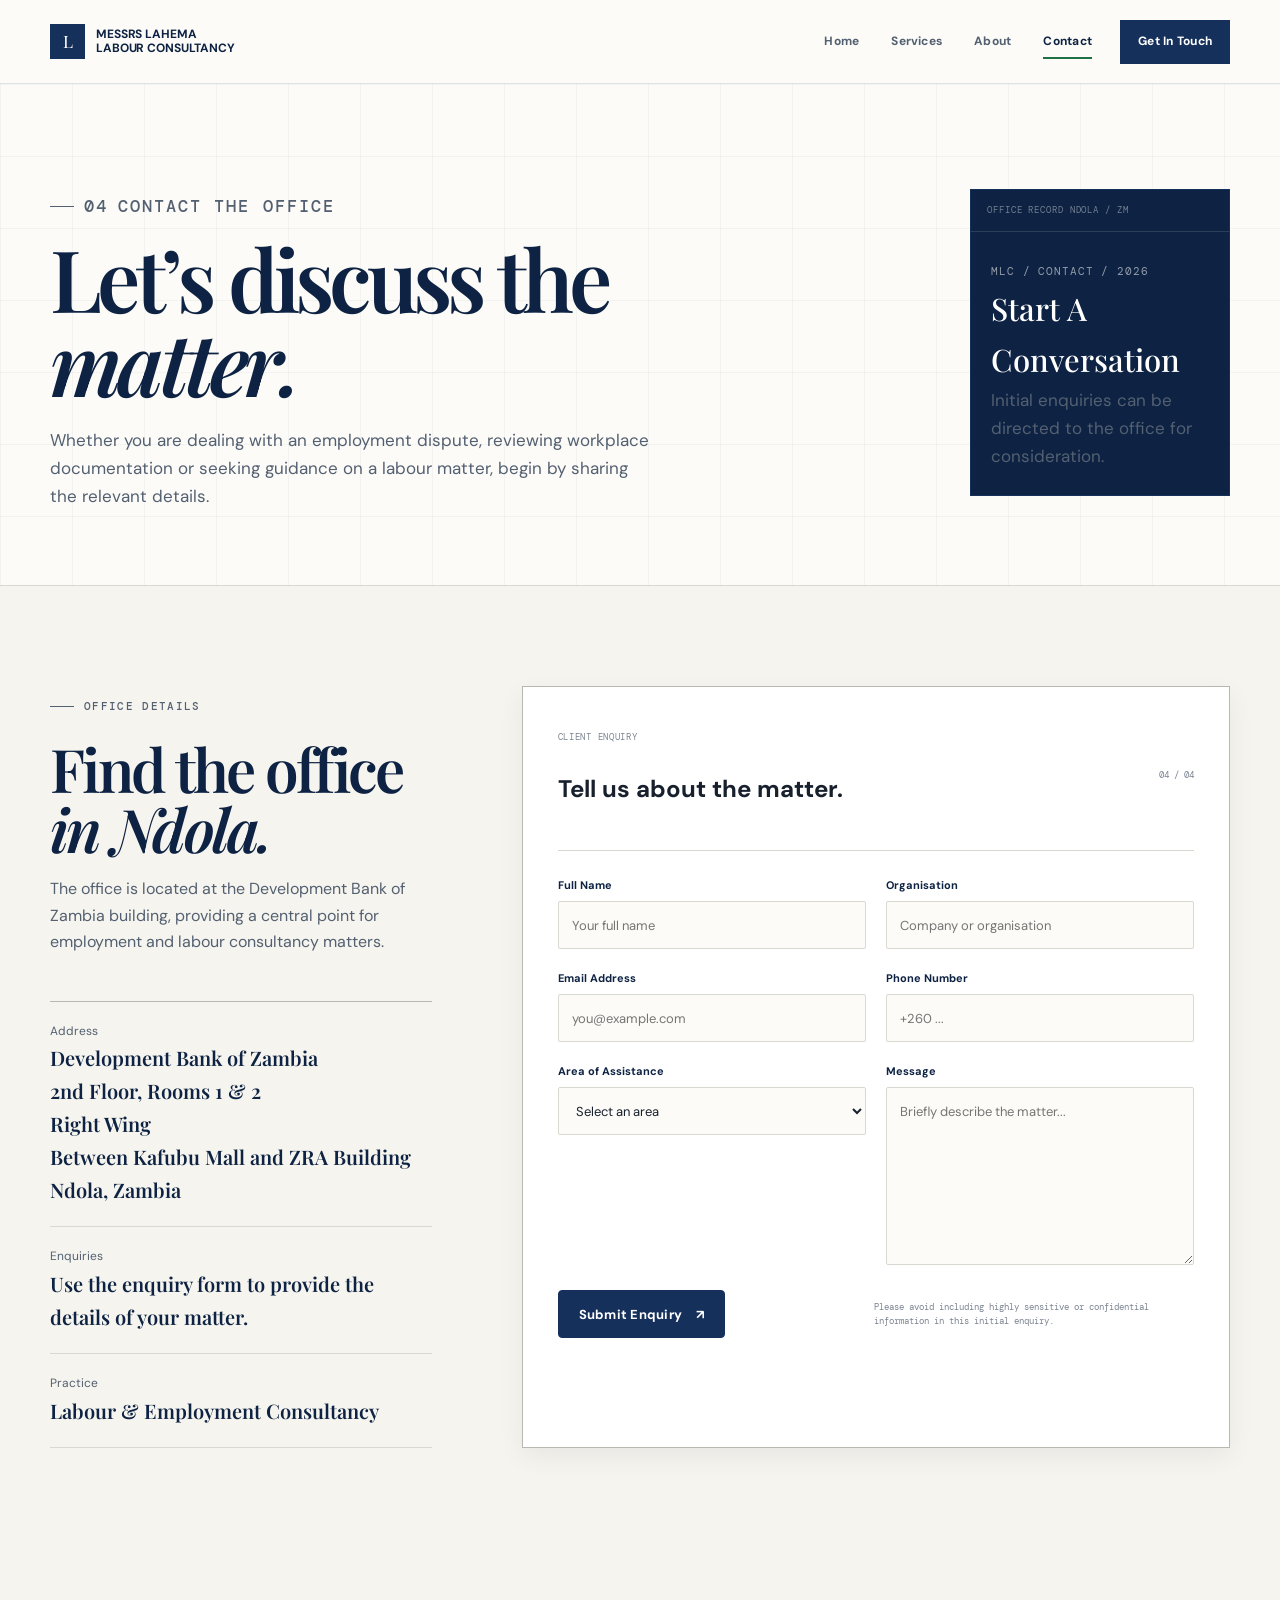
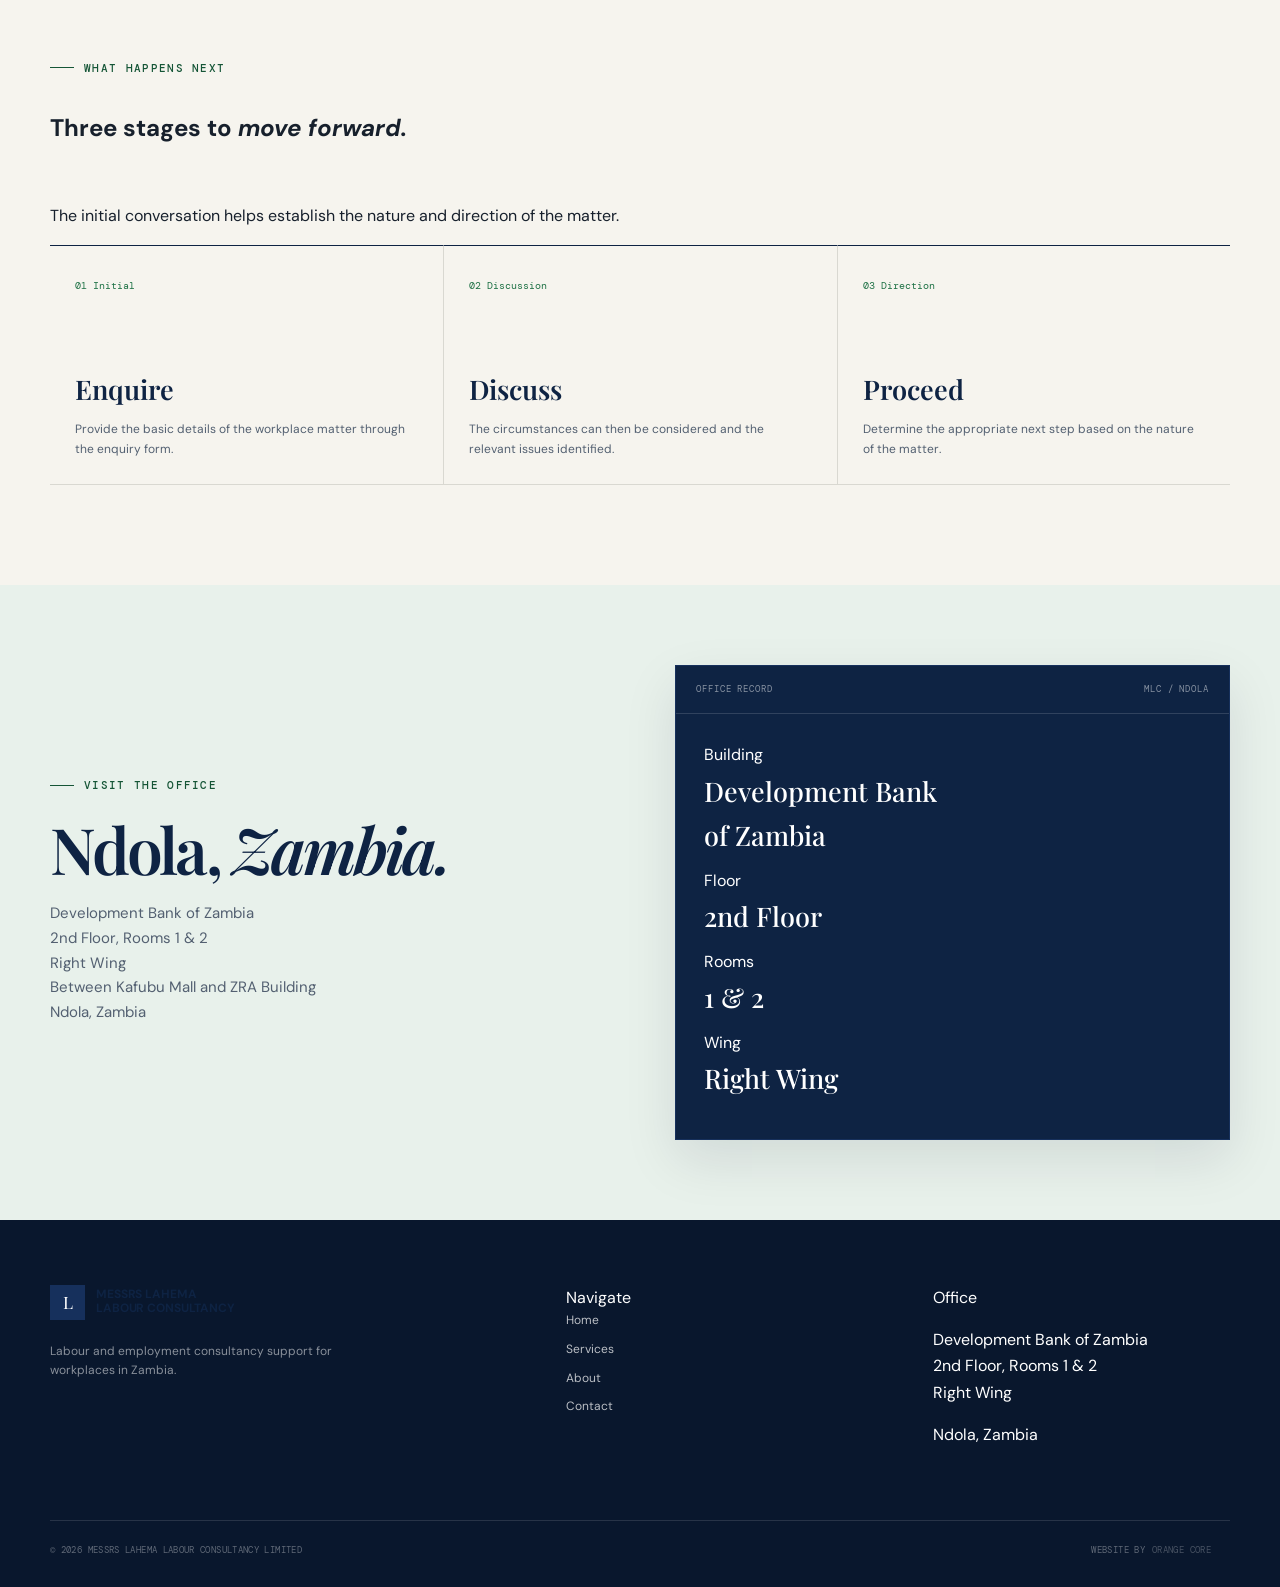
<file: contact.html>
<!DOCTYPE html>
<html lang="en">
<head>
    <meta charset="UTF-8">
    <meta name="viewport" content="width=device-width, initial-scale=1.0">

    <title>Contact | Messrs Lahema Labour Consultancy Limited</title>
    <meta
        name="description"
        content="Contact Messrs Lahema Labour Consultancy Limited in Ndola, Zambia, regarding labour and employment matters."
    >

    <link rel="stylesheet" href="css/style.css">
    <script src="js/main.js" defer></script>
</head>

<body>

    <!-- =========================================================
         HEADER
    ========================================================== -->
    <header class="site-header">
        <div class="container nav-container">

            <a
                class="brand"
                href="index.html"
                aria-label="Messrs Lahema Labour Consultancy Limited home"
            >
                <div class="brand-fallback" aria-hidden="true">
                    <span class="brand-fallback-mark">L</span>

                    <span class="brand-fallback-text">
                        Messrs Lahema<br>
                        Labour Consultancy
                    </span>
                </div>
            </a>

            <button
                class="menu-toggle"
                type="button"
                aria-expanded="false"
                aria-controls="primary-navigation"
                aria-label="Open navigation menu"
            >
                <span></span>
                <span></span>
            </button>

            <nav
                class="primary-navigation"
                id="primary-navigation"
                aria-label="Primary navigation"
            >
                <a class="nav-link" href="index.html">
                    Home
                </a>

                <a class="nav-link" href="services.html">
                    Services
                </a>

                <a class="nav-link" href="about.html">
                    About
                </a>

                <a
                    class="nav-link active"
                    aria-current="page"
                    href="contact.html"
                >
                    Contact
                </a>

                <a
                    class="nav-link nav-link-cta"
                    href="contact.html"
                >
                    Get In Touch
                </a>
            </nav>

        </div>
    </header>


    <main>

        <!-- =====================================================
             PAGE HERO
        ====================================================== -->
        <section class="page-hero">
            <div class="container page-hero-grid">

                <div>
                    <p class="eyebrow">
                        <span>04</span>
                        Contact The Office
                    </p>

                    <h1>
                        Let’s discuss the
                        <em>matter.</em>
                    </h1>

                    <p>
                        Whether you are dealing with an employment
                        dispute, reviewing workplace documentation or
                        seeking guidance on a labour matter, begin by
                        sharing the relevant details.
                    </p>
                </div>

                <aside class="page-hero-index">

                    <div class="page-hero-index-top">
                        <span>Office Record</span>
                        <span>Ndola / ZM</span>
                    </div>

                    <div class="page-hero-index-body">

                        <span class="docket">
                            MLC / CONTACT / 2026
                        </span>

                        <strong>
                            Start A<br>
                            Conversation
                        </strong>

                        <p>
                            Initial enquiries can be directed
                            to the office for consideration.
                        </p>

                    </div>

                </aside>

            </div>
        </section>


        <!-- =====================================================
             CONTACT SECTION
        ====================================================== -->
        <section class="section section-paper contact-section">

            <div class="container contact-grid">

                <!-- OFFICE INFORMATION -->
                <div
                    class="contact-info"
                    data-reveal
                >

                    <p class="eyebrow">
                        Office Details
                    </p>

                    <h2 class="section-heading">
                        Find the office
                        <em>in Ndola.</em>
                    </h2>

                    <p>
                        The office is located at the Development Bank
                        of Zambia building, providing a central point
                        for employment and labour consultancy matters.
                    </p>


                    <div class="contact-details">

                        <div class="contact-detail">

                            <span class="contact-detail-label">
                                Address
                            </span>

                            <strong>
                                Development Bank of Zambia<br>
                                2nd Floor, Rooms 1 &amp; 2<br>
                                Right Wing<br>
                                Between Kafubu Mall and ZRA Building<br>
                                Ndola, Zambia
                            </strong>

                        </div>


                        <div class="contact-detail">

                            <span class="contact-detail-label">
                                Enquiries
                            </span>

                            <strong>
                                Use the enquiry form to provide
                                the details of your matter.
                            </strong>

                        </div>


                        <div class="contact-detail">

                            <span class="contact-detail-label">
                                Practice
                            </span>

                            <strong>
                                Labour &amp; Employment Consultancy
                            </strong>

                        </div>

                    </div>

                </div>


                <!-- ENQUIRY FORM -->
                <div
                    class="contact-form"
                    data-reveal
                >

                    <div class="form-header">

                        <div>
                            <span class="docket">
                                CLIENT ENQUIRY
                            </span>

                            <h2>
                                Tell us about
                                the matter.
                            </h2>
                        </div>

                        <span class="form-header-index">
                            04 / 04
                        </span>

                    </div>


                    <form
                        action="#"
                        method="post"
                    >

                        <div class="form-grid">

                            <!-- FULL NAME -->
                            <div class="form-field">

                                <label for="full-name">
                                    Full Name
                                </label>

                                <input
                                    type="text"
                                    id="full-name"
                                    name="full_name"
                                    placeholder="Your full name"
                                    autocomplete="name"
                                    required
                                >

                            </div>


                            <!-- ORGANISATION -->
                            <div class="form-field">

                                <label for="organisation">
                                    Organisation
                                </label>

                                <input
                                    type="text"
                                    id="organisation"
                                    name="organisation"
                                    placeholder="Company or organisation"
                                    autocomplete="organization"
                                >

                            </div>


                            <!-- EMAIL -->
                            <div class="form-field">

                                <label for="email">
                                    Email Address
                                </label>

                                <input
                                    type="email"
                                    id="email"
                                    name="email"
                                    placeholder="you@example.com"
                                    autocomplete="email"
                                    required
                                >

                            </div>


                            <!-- PHONE -->
                            <div class="form-field">

                                <label for="phone">
                                    Phone Number
                                </label>

                                <input
                                    type="tel"
                                    id="phone"
                                    name="phone"
                                    placeholder="+260 ..."
                                    autocomplete="tel"
                                >

                            </div>


                            <!-- AREA OF ASSISTANCE -->
                            <div class="form-field form-field-full">

                                <label for="area">
                                    Area of Assistance
                                </label>

                                <select
                                    id="area"
                                    name="area"
                                    required
                                >

                                    <option value="" selected disabled>
                                        Select an area
                                    </option>

                                    <option value="labour-employment-law">
                                        Labour &amp; Employment Law
                                    </option>

                                    <option value="employment-disputes-litigation">
                                        Employment Disputes &amp; Litigation
                                    </option>

                                    <option value="contract-drafting">
                                        Contract Drafting &amp; Formulation
                                    </option>

                                    <option value="employment-contracts">
                                        Employment Contracts &amp; Agreements
                                    </option>

                                    <option value="disciplinary-grievance">
                                        Disciplinary &amp; Grievance Procedures
                                    </option>

                                    <option value="unfair-dismissal">
                                        Unfair Dismissal &amp; Wrongful Termination
                                    </option>

                                    <option value="retrenchment-redundancy">
                                        Retrenchment &amp; Redundancy Matters
                                    </option>

                                    <option value="workplace-misconduct">
                                        Workplace Misconduct &amp; Disciplinary Hearings
                                    </option>

                                    <option value="employee-rights-compliance">
                                        Employee Rights &amp; Employer Compliance
                                    </option>

                                    <option value="labour-relations">
                                        Labour Relations &amp; Collective Bargaining
                                    </option>

                                    <option value="trade-union">
                                        Trade Union &amp; Industrial Relations Matters
                                    </option>

                                    <option value="workplace-policies">
                                        Workplace Policies &amp; HR Compliance
                                    </option>

                                    <option value="employee-benefits">
                                        Employee Benefits &amp; Compensation Matters
                                    </option>

                                    <option value="harassment-discrimination">
                                        Workplace Harassment &amp; Discrimination Claims
                                    </option>

                                    <option value="negotiation-mediation">
                                        Negotiation, Mediation &amp; Conciliation
                                    </option>

                                    <option value="labour-inspections">
                                        Labour Inspections &amp; Regulatory Compliance
                                    </option>

                                    <option value="termination-exit">
                                        Employment Termination &amp; Exit Agreements
                                    </option>

                                    <option value="workplace-investigations">
                                        Workplace Investigations
                                    </option>

                                    <option value="employment-advisory">
                                        Employment Advisory &amp; Legal Consultations
                                    </option>

                                    <option value="other">
                                        Other Employment Matter
                                    </option>

                                </select>

                            </div>


                            <!-- MESSAGE -->
                            <div class="form-field form-field-full">

                                <label for="message">
                                    Message
                                </label>

                                <textarea
                                    id="message"
                                    name="message"
                                    rows="7"
                                    placeholder="Briefly describe the matter..."
                                    required
                                ></textarea>

                            </div>

                        </div>


                        <div class="form-actions">

                            <button
                                class="button button-primary"
                                type="submit"
                            >
                                Submit Enquiry
                                <span aria-hidden="true">↗</span>
                            </button>

                            <p class="form-note">
                                Please avoid including highly sensitive
                                or confidential information in this
                                initial enquiry.
                            </p>

                        </div>

                    </form>

                </div>

            </div>

        </section>


        <!-- =====================================================
             CONTACT PROCESS
        ====================================================== -->
        <section class="section contact-process">

            <div class="container">

                <div
                    class="section-heading-row"
                    data-reveal
                >

                    <div>

                        <p class="eyebrow">
                            What Happens Next
                        </p>

                        <h2 class="section-heading">
                            Three stages to
                            <em>move forward.</em>
                        </h2>

                    </div>

                    <p class="section-heading-note">
                        The initial conversation helps establish
                        the nature and direction of the matter.
                    </p>

                </div>


                <div class="contact-process-grid">

                    <article
                        class="process-card"
                        data-reveal
                    >

                        <span class="process-card-number">
                            01
                        </span>

                        <span class="process-card-label">
                            Initial
                        </span>

                        <h3>
                            Enquire
                        </h3>

                        <p>
                            Provide the basic details of the workplace
                            matter through the enquiry form.
                        </p>

                    </article>


                    <article
                        class="process-card"
                        data-reveal
                    >

                        <span class="process-card-number">
                            02
                        </span>

                        <span class="process-card-label">
                            Discussion
                        </span>

                        <h3>
                            Discuss
                        </h3>

                        <p>
                            The circumstances can then be considered
                            and the relevant issues identified.
                        </p>

                    </article>


                    <article
                        class="process-card"
                        data-reveal
                    >

                        <span class="process-card-number">
                            03
                        </span>

                        <span class="process-card-label">
                            Direction
                        </span>

                        <h3>
                            Proceed
                        </h3>

                        <p>
                            Determine the appropriate next step
                            based on the nature of the matter.
                        </p>

                    </article>

                </div>

            </div>

        </section>


        <!-- =====================================================
             OFFICE CTA
        ====================================================== -->
        <section class="section section-dark location-section">

            <div class="container location-grid">

                <div data-reveal>

                    <p class="eyebrow eyebrow-light">
                        Visit The Office
                    </p>

                    <h2 class="location-title">
                        Ndola,
                        <em>Zambia.</em>
                    </h2>

                    <p class="location-address">
                        Development Bank of Zambia<br>
                        2nd Floor, Rooms 1 &amp; 2<br>
                        Right Wing<br>
                        Between Kafubu Mall and ZRA Building<br>
                        Ndola, Zambia
                    </p>

                </div>


                <div
                    class="location-card"
                    data-reveal
                >

                    <div class="location-card-top">

                        <span class="docket">
                            OFFICE RECORD
                        </span>

                        <span>
                            MLC / NDOLA
                        </span>

                    </div>

                    <div class="location-card-body">

                        <div>
                            <span>Building</span>

                            <strong>
                                Development Bank<br>
                                of Zambia
                            </strong>
                        </div>

                        <div>
                            <span>Floor</span>

                            <strong>
                                2nd Floor
                            </strong>
                        </div>

                        <div>
                            <span>Rooms</span>

                            <strong>
                                1 &amp; 2
                            </strong>
                        </div>

                        <div>
                            <span>Wing</span>

                            <strong>
                                Right Wing
                            </strong>
                        </div>

                    </div>

                </div>

            </div>

        </section>

    </main>


    <!-- =========================================================
         FOOTER
    ========================================================== -->
    <footer class="site-footer">

        <div class="container footer-grid">

            <div class="brand-footer">

                <a
                    class="brand"
                    href="index.html"
                    aria-label="Messrs Lahema Labour Consultancy Limited home"
                >
                    <div class="brand-fallback" aria-hidden="true">
                        <span class="brand-fallback-mark">L</span>

                        <span class="brand-fallback-text">
                            Messrs Lahema<br>
                            Labour Consultancy
                        </span>
                    </div>
                </a>

                <p class="footer-brand-copy">
                    Labour and employment consultancy support
                    for workplaces in Zambia.
                </p>

            </div>


            <div class="footer-column">

                <span class="footer-column-label">
                    Navigate
                </span>

                <a href="index.html">Home</a>
                <a href="services.html">Services</a>
                <a href="about.html">About</a>
                <a href="contact.html">Contact</a>

            </div>


            <div class="footer-column">

                <span class="footer-column-label">
                    Office
                </span>

                <p>
                    Development Bank of Zambia<br>
                    2nd Floor, Rooms 1 &amp; 2<br>
                    Right Wing
                </p>

                <p>
                    Ndola, Zambia
                </p>

            </div>

        </div>


        <div class="container footer-bottom">

            <span>
                © <span data-current-year></span>
                Messrs Lahema Labour Consultancy Limited
            </span>

            <span class="footer-credit">
                Website by

                <a
                    class="orange-core-logo"
                    href="https://orangecore.xyz"
                    target="_blank"
                    rel="noopener noreferrer"
                >
                    Orange Core
                </a>
            </span>

        </div>

    </footer>

</body>
</html>
</file>
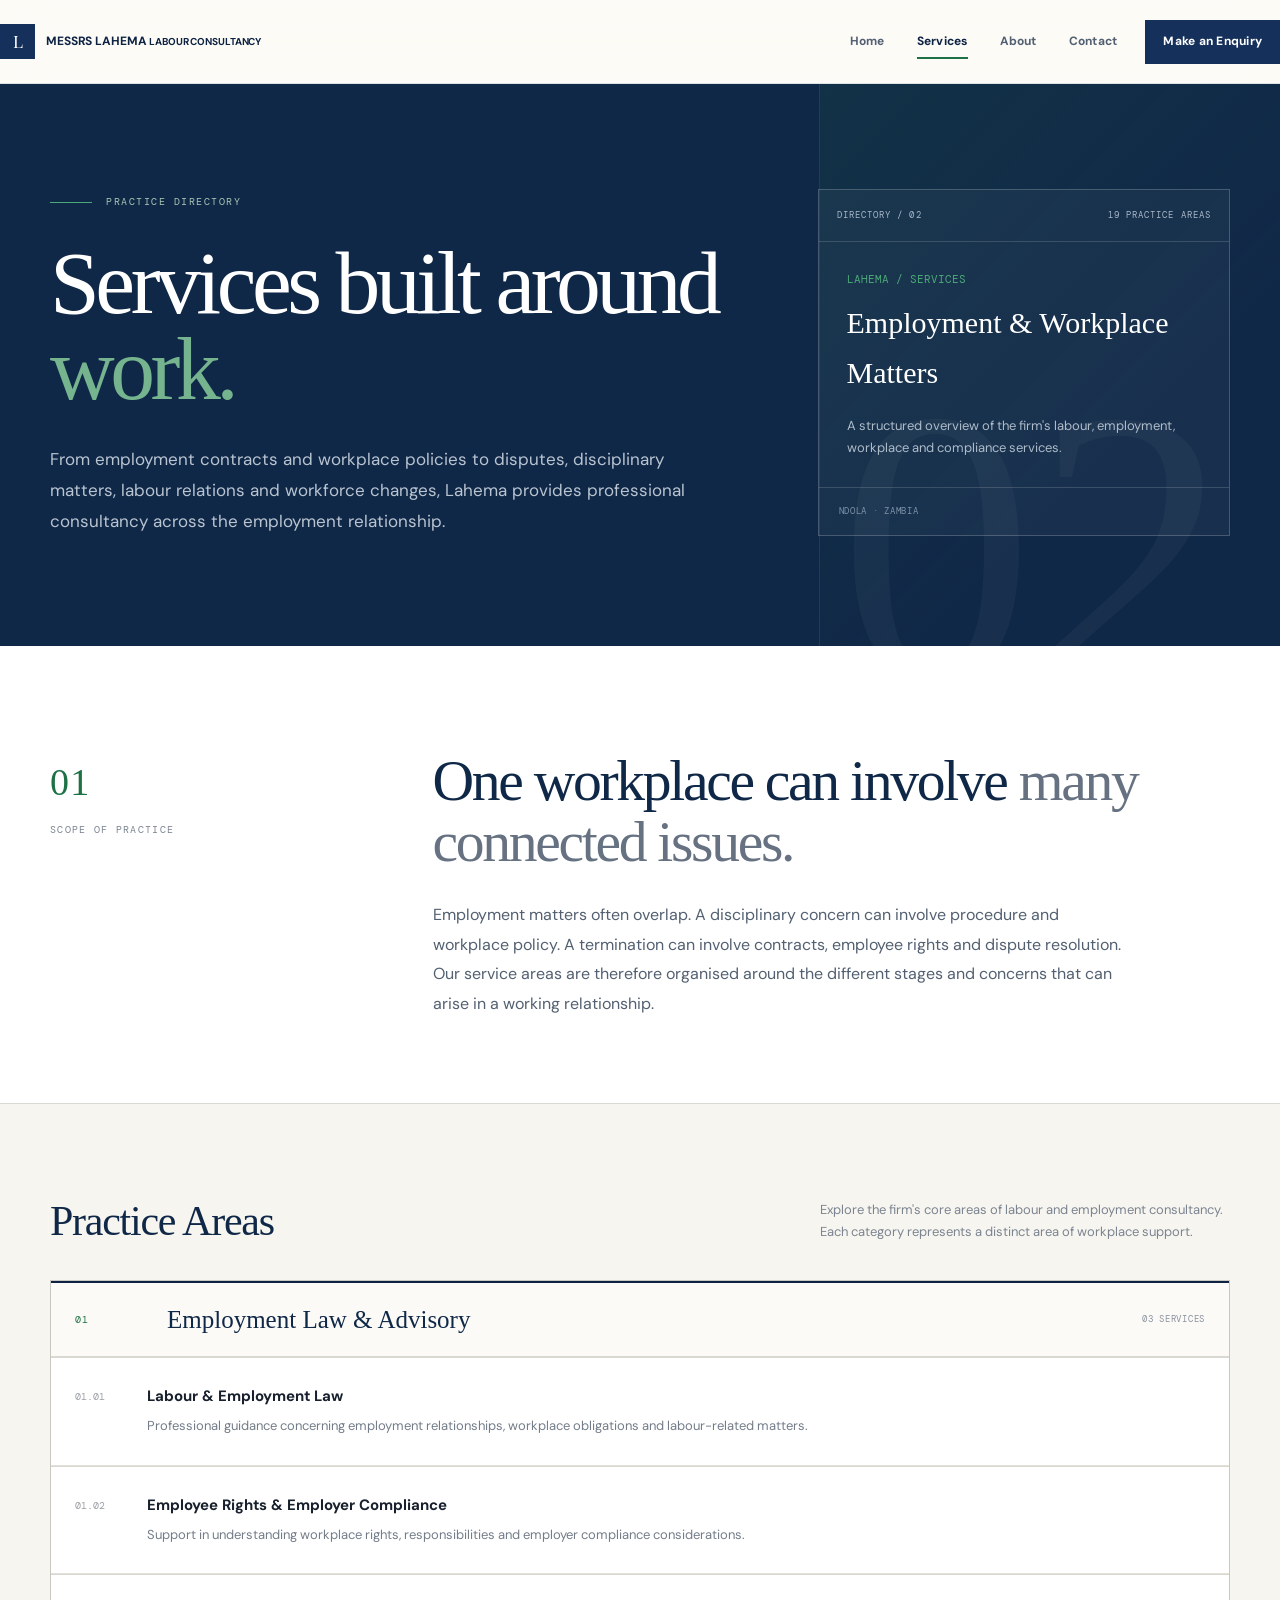
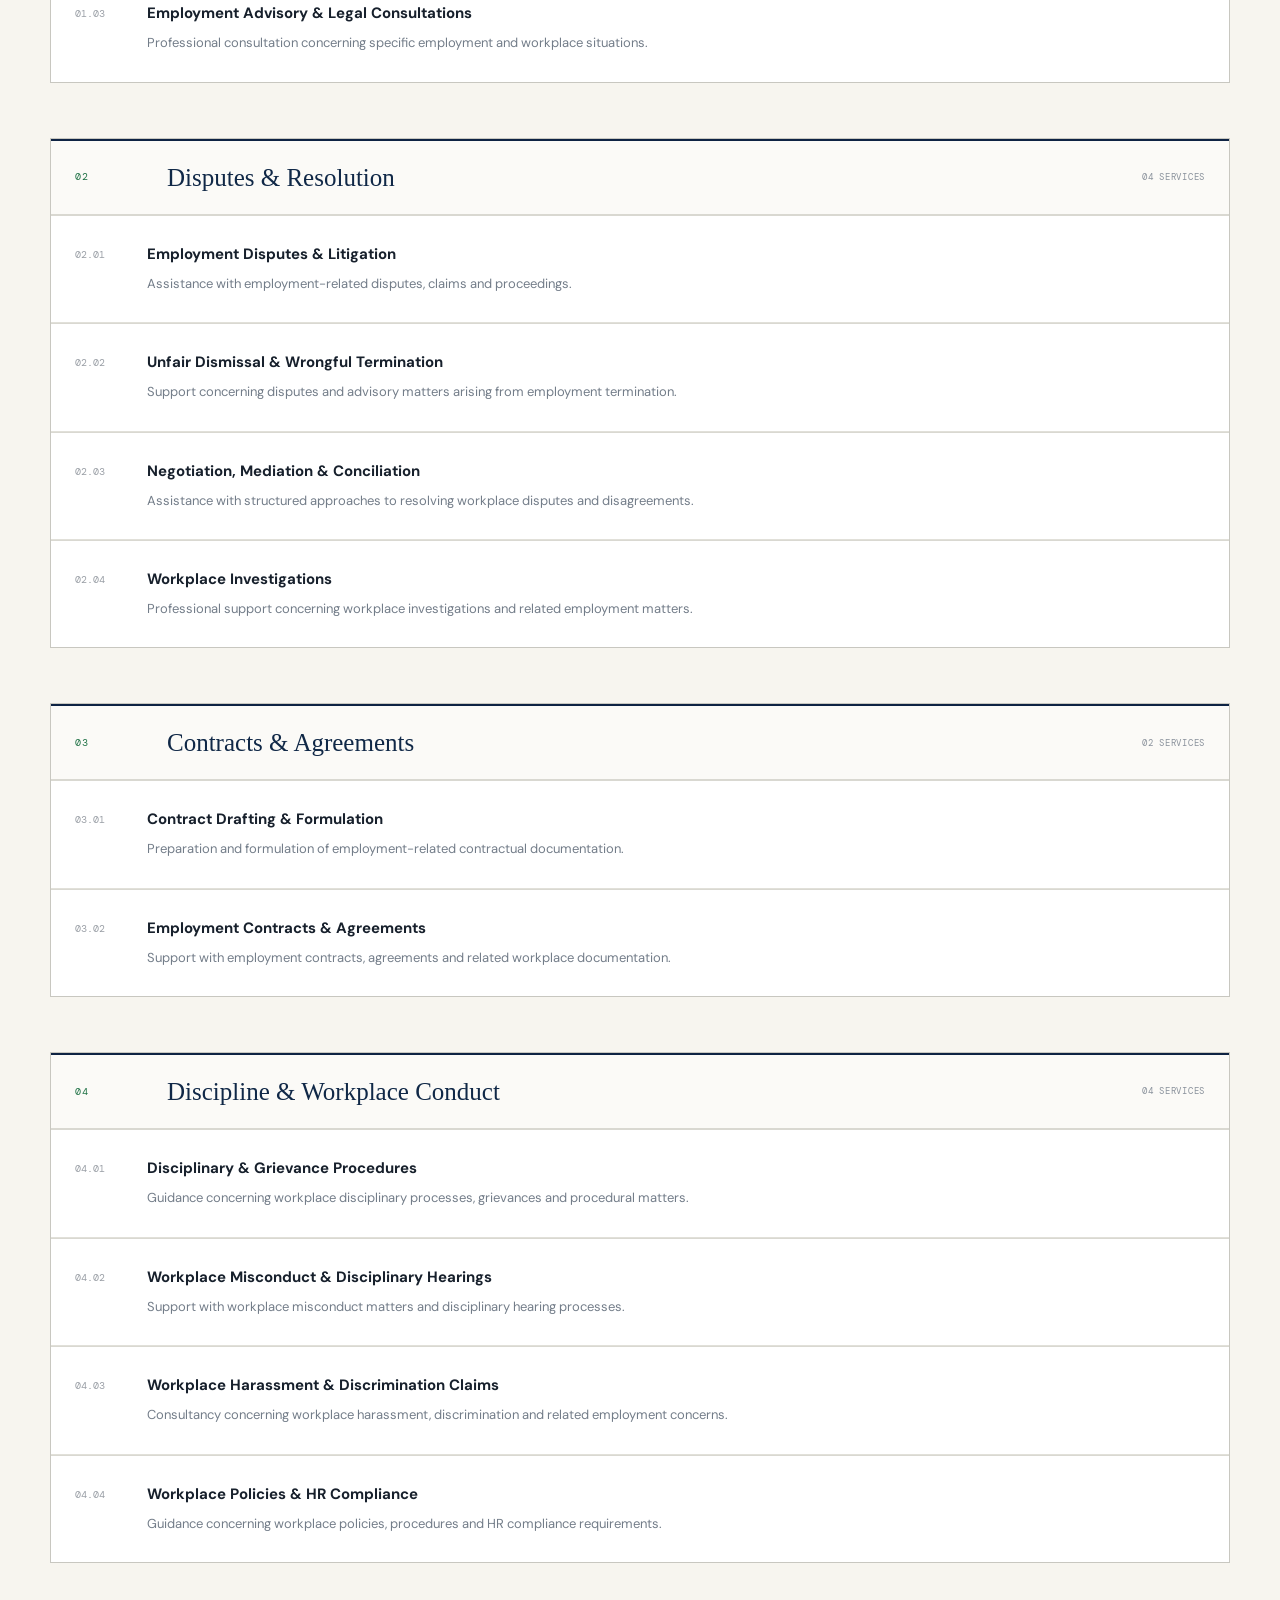
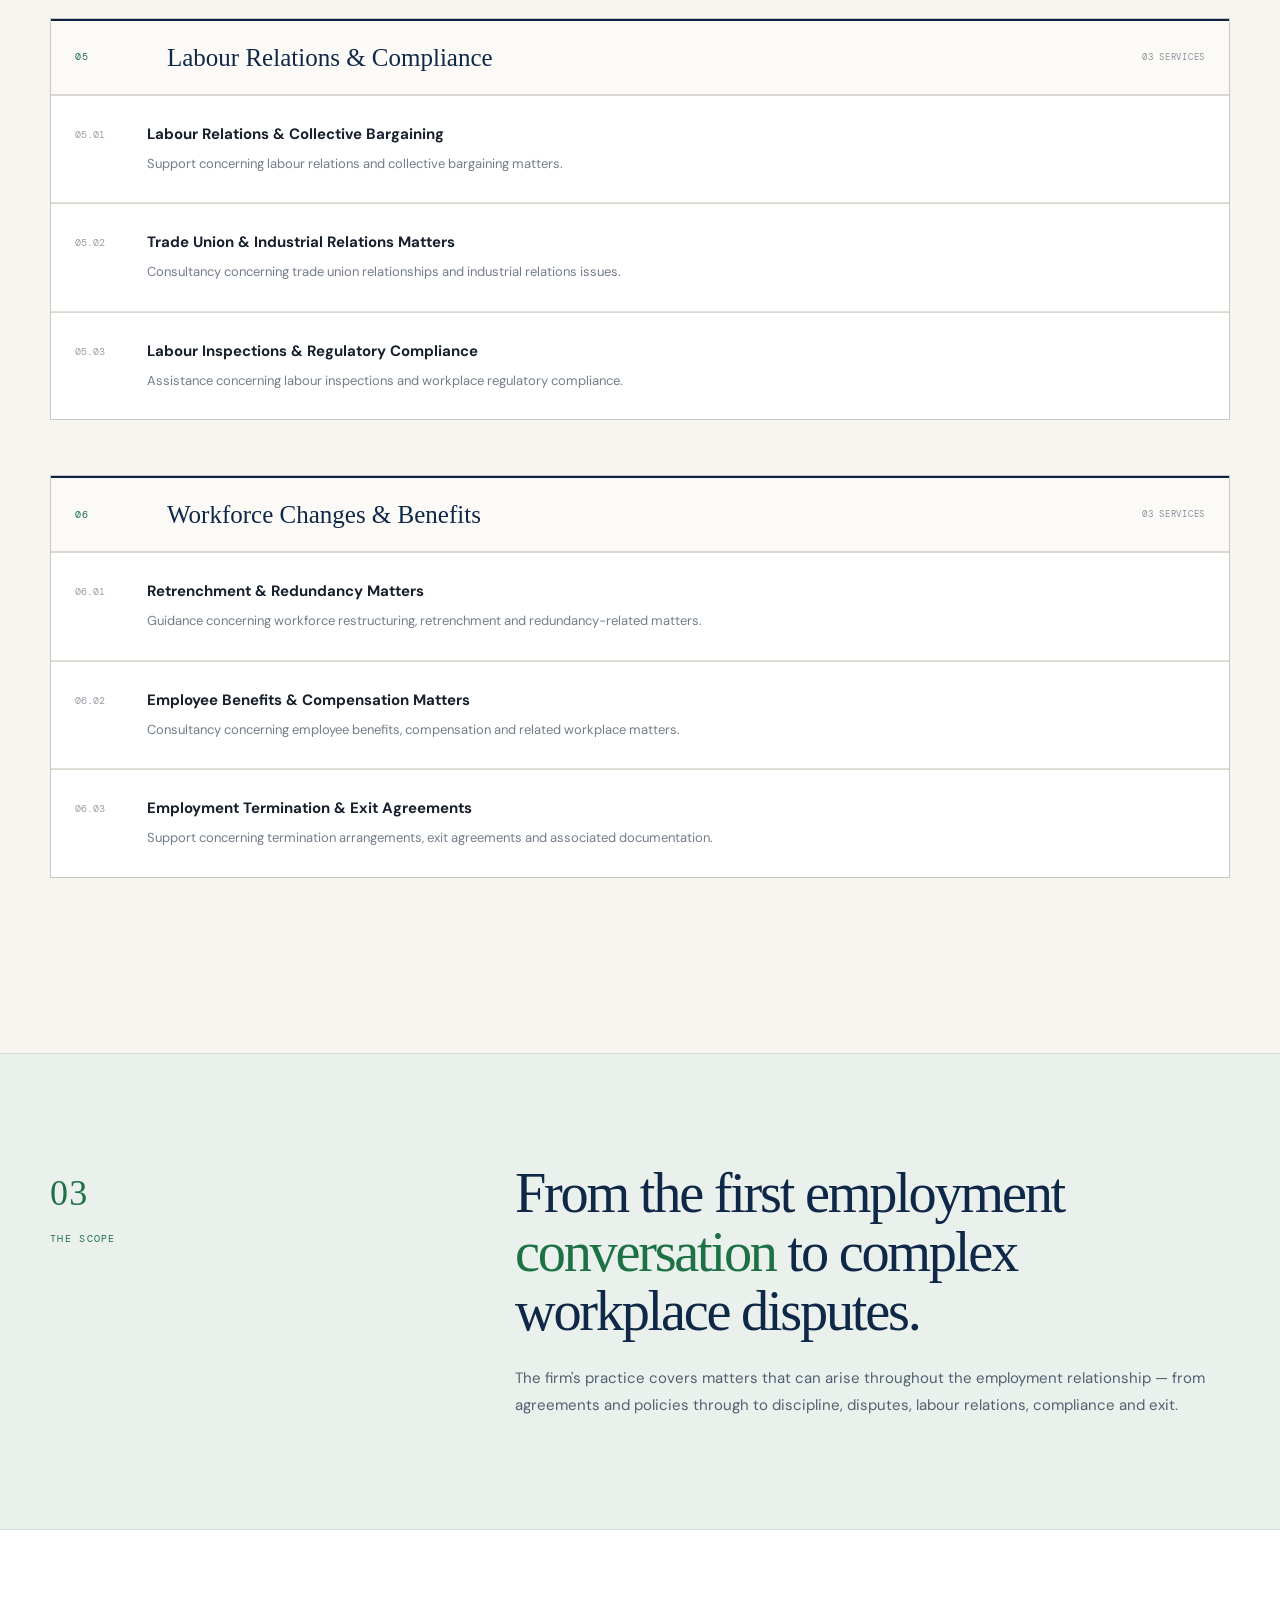
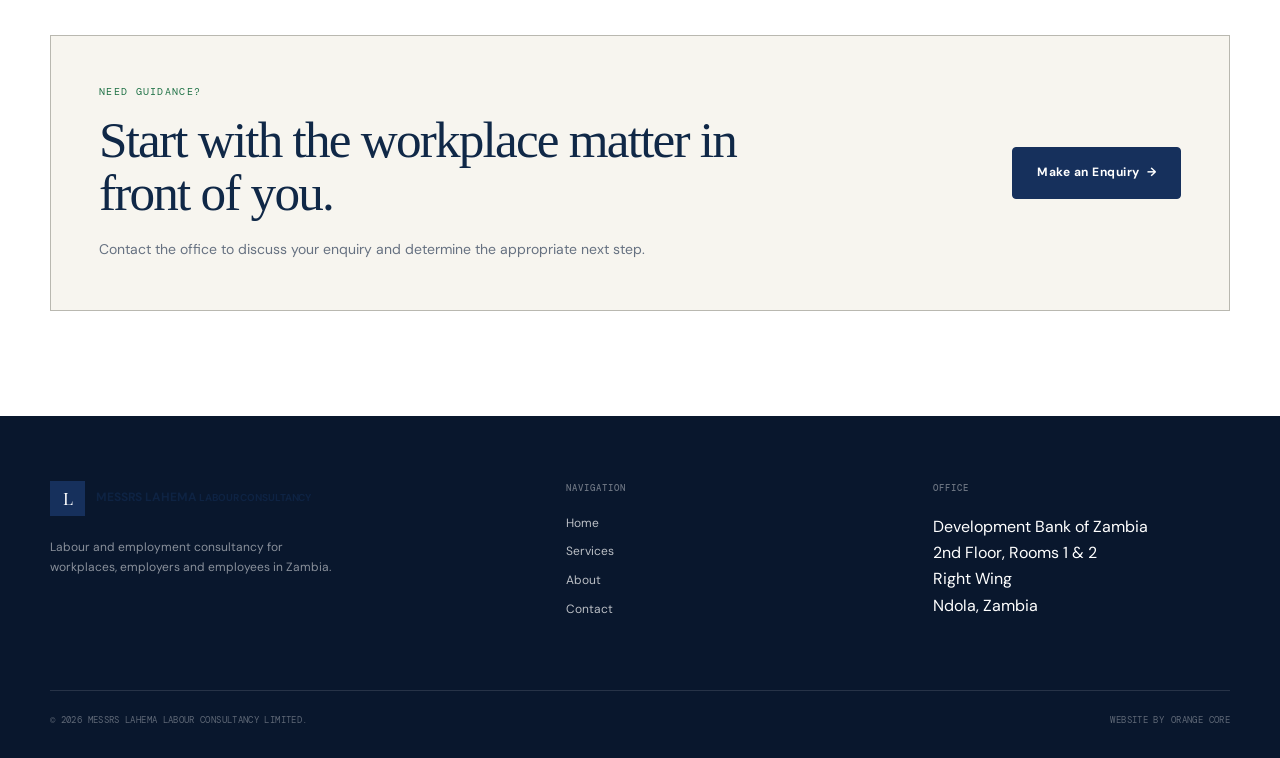
<file: services.html>
<!DOCTYPE html>
<html lang="en">
<head>
    <meta charset="UTF-8">
    <meta name="viewport" content="width=device-width, initial-scale=1.0">

    <title>Services | Messrs Lahema Labour Consultancy Limited</title>

    <meta
        name="description"
        content="Explore the labour and employment consultancy services provided by Messrs Lahema Labour Consultancy Limited in Ndola, Zambia."
    >

    <meta name="theme-color" content="#102847">

    <link rel="icon" href="favicon.svg" type="image/svg+xml">
    <link rel="stylesheet" href="css/style.css">

    <!-- PAGE-SPECIFIC SERVICES DESIGN -->
    <style>

        .services-page {
            background: #f7f5ef;
            color: #17202c;
            overflow-x: hidden;
        }

        .services-container {
            width: min(1180px, calc(100% - 56px));
            margin: 0 auto;
        }


        /* =====================================================
           SERVICES HERO
           ===================================================== */

        .services-hero {
            position: relative;
            background: #102847;
            color: #ffffff;
            overflow: hidden;
        }

        .services-hero::before {
            content: "02";
            position: absolute;
            right: 4%;
            bottom: -95px;
            font-family: Georgia, "Times New Roman", serif;
            font-size: 390px;
            line-height: 1;
            color: rgba(255,255,255,0.035);
            pointer-events: none;
        }

        .services-hero::after {
            content: "";
            position: absolute;
            top: 0;
            right: 0;
            width: 36%;
            height: 100%;
            border-left: 1px solid rgba(255,255,255,0.08);
            background:
                linear-gradient(
                    135deg,
                    rgba(30,113,69,0.13),
                    transparent 65%
                );
        }

        .services-hero-inner {
            position: relative;
            z-index: 2;
            display: grid;
            grid-template-columns: minmax(0, 1.25fr) minmax(300px, 0.75fr);
            gap: 80px;
            align-items: end;
            padding: 105px 0 110px;
        }

        .services-hero-copy {
            max-width: 760px;
        }

        .services-kicker {
            display: flex;
            align-items: center;
            gap: 14px;
            margin-bottom: 30px;
            font-family: "DM Mono", monospace;
            font-size: 10px;
            letter-spacing: 0.15em;
            text-transform: uppercase;
            color: #a9c6b4;
        }

        .services-kicker::before {
            content: "";
            width: 42px;
            height: 1px;
            background: #4ca978;
        }

        .services-hero h1 {
            margin: 0;
            font-family: Georgia, "Times New Roman", serif;
            font-size: clamp(58px, 7vw, 96px);
            line-height: 0.96;
            letter-spacing: -0.05em;
            font-weight: 500;
        }

        .services-hero h1 em {
            color: #75b48e;
            font-style: normal;
        }

        .services-hero-description {
            max-width: 650px;
            margin: 32px 0 0;
            font-size: 17px;
            line-height: 1.8;
            color: #b9c4d1;
        }

        .services-index-panel {
            position: relative;
            z-index: 2;
            border: 1px solid rgba(255,255,255,0.2);
            background: rgba(255,255,255,0.035);
        }

        .services-index-header {
            display: flex;
            justify-content: space-between;
            align-items: center;
            min-height: 52px;
            padding: 0 18px;
            border-bottom: 1px solid rgba(255,255,255,0.15);
            font-family: "DM Mono", monospace;
            font-size: 9px;
            letter-spacing: 0.12em;
            text-transform: uppercase;
            color: #a9b8c9;
        }

        .services-index-body {
            padding: 28px;
        }

        .services-index-number {
            display: block;
            margin-bottom: 10px;
            font-family: "DM Mono", monospace;
            font-size: 11px;
            color: #4ca978;
        }

        .services-index-title {
            margin: 0;
            font-family: Georgia, "Times New Roman", serif;
            font-size: 30px;
            font-weight: 500;
        }

        .services-index-copy {
            margin: 18px 0 0;
            font-size: 13px;
            line-height: 1.7;
            color: #aebbc9;
        }

        .services-index-footer {
            padding: 16px 20px;
            border-top: 1px solid rgba(255,255,255,0.15);
            font-family: "DM Mono", monospace;
            font-size: 9px;
            letter-spacing: 0.08em;
            text-transform: uppercase;
            color: #7e92a8;
        }


        /* =====================================================
           INTRO
           ===================================================== */

        .services-intro {
            padding: 105px 0 85px;
            background: #ffffff;
            border-bottom: 1px solid #d9d8d1;
        }

        .services-intro-grid {
            display: grid;
            grid-template-columns: 0.55fr 1.45fr;
            gap: 80px;
        }

        .services-section-index {
            font-family: "DM Mono", monospace;
            font-size: 10px;
            letter-spacing: 0.13em;
            text-transform: uppercase;
            color: #7b8491;
        }

        .services-section-index strong {
            display: block;
            margin-bottom: 8px;
            font-family: Georgia, "Times New Roman", serif;
            font-size: 38px;
            font-weight: 400;
            color: #1e7145;
        }

        .services-intro h2 {
            max-width: 760px;
            margin: 0;
            font-family: Georgia, "Times New Roman", serif;
            font-size: clamp(38px, 4.5vw, 63px);
            line-height: 1.05;
            letter-spacing: -0.04em;
            font-weight: 500;
            color: #102847;
        }

        .services-intro h2 span {
            color: #667181;
        }

        .services-intro p {
            max-width: 690px;
            margin: 28px 0 0;
            font-size: 16px;
            line-height: 1.85;
            color: #536071;
        }


        /* =====================================================
           SERVICE DIRECTORY
           ===================================================== */

        .services-directory {
            padding: 95px 0 120px;
            background: #f7f5ef;
        }

        .directory-topline {
            display: flex;
            align-items: end;
            justify-content: space-between;
            gap: 30px;
            margin-bottom: 38px;
        }

        .directory-topline h2 {
            margin: 0;
            font-family: Georgia, "Times New Roman", serif;
            font-size: 42px;
            line-height: 1;
            font-weight: 500;
            letter-spacing: -0.03em;
            color: #102847;
        }

        .directory-topline p {
            max-width: 410px;
            margin: 0;
            font-size: 13px;
            line-height: 1.65;
            color: #7b8491;
        }


        /* CATEGORY */

        .service-category {
            margin-top: 28px;
            border: 1px solid #c8c7c0;
            background: #ffffff;
        }

        .service-category-header {
            display: grid;
            grid-template-columns: 72px 1fr auto;
            align-items: center;
            min-height: 76px;
            padding: 0 24px;
            background: #fbfaf7;
            border-bottom: 1px solid #d9d8d1;
        }

        .service-category-number {
            font-family: "DM Mono", monospace;
            font-size: 10px;
            letter-spacing: 0.08em;
            color: #1e7145;
        }

        .service-category-header h3 {
            margin: 0;
            font-family: Georgia, "Times New Roman", serif;
            font-size: 25px;
            font-weight: 500;
            color: #102847;
        }

        .service-category-header span:last-child {
            font-family: "DM Mono", monospace;
            font-size: 9px;
            letter-spacing: 0.08em;
            text-transform: uppercase;
            color: #8a929c;
        }

        .service-detail {
            display: grid;
            grid-template-columns: 72px minmax(0, 1fr);
            gap: 0;
            padding: 28px 24px;
            border-bottom: 1px solid #e1e0d9;
        }

        .service-detail:last-child {
            border-bottom: 0;
        }

        .service-detail-index {
            padding-top: 3px;
            font-family: "DM Mono", monospace;
            font-size: 10px;
            color: #9a9fa6;
        }

        .service-detail h4 {
            margin: 0;
            font-size: 15px;
            line-height: 1.4;
            font-weight: 700;
            color: #17202c;
        }

        .service-detail p {
            max-width: 720px;
            margin: 8px 0 0;
            font-size: 13px;
            line-height: 1.65;
            color: #737d89;
        }


        /* =====================================================
           SERVICE HIGHLIGHT
           ===================================================== */

        .service-highlight {
            padding: 110px 0;
            background: #eaf1ec;
            border-top: 1px solid #d3ded5;
            border-bottom: 1px solid #d3ded5;
        }

        .service-highlight-grid {
            display: grid;
            grid-template-columns: 0.7fr 1.3fr;
            gap: 80px;
        }

        .highlight-label {
            font-family: "DM Mono", monospace;
            font-size: 10px;
            letter-spacing: 0.13em;
            text-transform: uppercase;
            color: #1e7145;
        }

        .highlight-label strong {
            display: block;
            margin-bottom: 8px;
            font-family: Georgia, "Times New Roman", serif;
            font-size: 36px;
            font-weight: 400;
        }

        .service-highlight h2 {
            max-width: 720px;
            margin: 0;
            font-family: Georgia, "Times New Roman", serif;
            font-size: clamp(38px, 4.4vw, 60px);
            line-height: 1.05;
            letter-spacing: -0.04em;
            font-weight: 500;
            color: #102847;
        }

        .service-highlight h2 em {
            color: #1e7145;
            font-style: normal;
        }

        .service-highlight p {
            max-width: 690px;
            margin: 24px 0 0;
            font-size: 15px;
            line-height: 1.8;
            color: #536071;
        }


        /* =====================================================
           CTA
           ===================================================== */

        .services-cta {
            padding: 105px 0;
            background: #ffffff;
        }

        .services-cta-box {
            display: grid;
            grid-template-columns: 1fr auto;
            gap: 60px;
            align-items: center;
            padding: 48px;
            border: 1px solid #b9b8b0;
            background: #f7f5ef;
        }

        .services-cta-kicker {
            margin-bottom: 12px;
            font-family: "DM Mono", monospace;
            font-size: 10px;
            letter-spacing: 0.13em;
            text-transform: uppercase;
            color: #1e7145;
        }

        .services-cta h2 {
            max-width: 700px;
            margin: 0;
            font-family: Georgia, "Times New Roman", serif;
            font-size: clamp(35px, 4vw, 54px);
            line-height: 1.05;
            letter-spacing: -0.035em;
            font-weight: 500;
            color: #102847;
        }

        .services-cta p {
            max-width: 650px;
            margin: 18px 0 0;
            font-size: 14px;
            line-height: 1.7;
            color: #667181;
        }

        .services-button {
            display: inline-flex;
            align-items: center;
            justify-content: center;
            min-height: 52px;
            padding: 0 24px;
            border: 1px solid #16305c;
            border-radius: 4px;
            background: #16305c;
            color: #ffffff;
            text-decoration: none;
            font-size: 12px;
            font-weight: 700;
            letter-spacing: 0.04em;
            white-space: nowrap;
            transition: transform 180ms ease, background 180ms ease;
        }

        .services-button:hover {
            transform: translateY(-2px);
            background: #102847;
        }


        /* =====================================================
           RESPONSIVE
           ===================================================== */

        @media (max-width: 1000px) {

            .services-hero-inner {
                grid-template-columns: 1fr;
                gap: 50px;
            }

            .services-index-panel {
                max-width: 650px;
            }

            .services-intro-grid,
            .service-highlight-grid {
                grid-template-columns: 1fr;
                gap: 35px;
            }
        }

        @media (max-width: 760px) {

            .services-container {
                width: min(100% - 36px, 1180px);
            }

            .services-hero-inner {
                padding: 75px 0 80px;
            }

            .services-hero h1 {
                font-size: clamp(52px, 14vw, 76px);
            }

            .services-hero-description {
                font-size: 15px;
            }

            .services-intro {
                padding: 80px 0 65px;
            }

            .services-directory {
                padding: 75px 0 90px;
            }

            .directory-topline {
                display: block;
            }

            .directory-topline p {
                margin-top: 16px;
            }

            .service-category-header {
                grid-template-columns: 50px 1fr;
                padding: 0 16px;
            }

            .service-category-header span:last-child {
                display: none;
            }

            .service-detail {
                grid-template-columns: 45px 1fr;
                padding: 24px 16px;
            }

            .service-highlight {
                padding: 80px 0;
            }

            .services-cta {
                padding: 75px 0;
            }

            .services-cta-box {
                grid-template-columns: 1fr;
                gap: 32px;
                padding: 30px;
            }
        }

        @media (max-width: 480px) {

            .services-container {
                width: min(100% - 28px, 1180px);
            }

            .services-index-body {
                padding: 24px;
            }

            .services-hero h1 {
                font-size: 50px;
            }

            .directory-topline h2 {
                font-size: 35px;
            }

            .service-category-header h3 {
                font-size: 21px;
            }

            .service-detail h4 {
                font-size: 14px;
            }

            .service-detail p {
                font-size: 12px;
            }

            .services-cta-box {
                padding: 24px;
            }

            .services-button {
                width: 100%;
            }
        }

    </style>
</head>

<body class="services-page">


    <!-- =========================================================
         HEADER
         ========================================================== -->

    <header class="site-header">

        <div class="nav-container">

            <a
                class="brand"
                href="index.html"
                aria-label="Messrs Lahema Labour Consultancy Limited home"
            >

                <!-- Replace with supplied Lahema logo when assets are available -->
                <div class="brand-fallback">

                    <span class="brand-fallback-mark">
                        L
                    </span>

                    <span class="brand-fallback-text">
                        Messrs Lahema
                        <small>Labour Consultancy</small>
                    </span>

                </div>

            </a>


            <button
                class="menu-toggle"
                type="button"
                aria-expanded="false"
                aria-controls="primary-navigation"
                aria-label="Open navigation menu"
            >
                <span></span>
                <span></span>
            </button>


            <nav
                class="primary-navigation"
                id="primary-navigation"
                aria-label="Primary navigation"
            >

                <a class="nav-link" href="index.html">
                    Home
                </a>

                <a
                    class="nav-link active"
                    aria-current="page"
                    href="services.html"
                >
                    Services
                </a>

                <a class="nav-link" href="about.html">
                    About
                </a>

                <a class="nav-link" href="contact.html">
                    Contact
                </a>

                <a class="nav-link nav-link-cta" href="contact.html">
                    Make an Enquiry
                </a>

            </nav>

        </div>

    </header>


    <main>


        <!-- =====================================================
             HERO
             ====================================================== -->

        <section class="services-hero">

            <div class="services-container services-hero-inner">

                <div class="services-hero-copy">

                    <div class="services-kicker">
                        <span>Practice Directory</span>
                    </div>

                    <h1>
                        Services built around
                        <em>work.</em>
                    </h1>

                    <p class="services-hero-description">
                        From employment contracts and workplace policies to
                        disputes, disciplinary matters, labour relations and
                        workforce changes, Lahema provides professional
                        consultancy across the employment relationship.
                    </p>

                </div>


                <aside class="services-index-panel">

                    <div class="services-index-header">
                        <span>Directory / 02</span>
                        <span>19 Practice Areas</span>
                    </div>

                    <div class="services-index-body">

                        <span class="services-index-number">
                            LAHEMA / SERVICES
                        </span>

                        <h2 class="services-index-title">
                            Employment &amp;
                            Workplace Matters
                        </h2>

                        <p class="services-index-copy">
                            A structured overview of the firm's labour,
                            employment, workplace and compliance services.
                        </p>

                    </div>

                    <div class="services-index-footer">
                        Ndola · Zambia
                    </div>

                </aside>

            </div>

        </section>


        <!-- =====================================================
             INTRO
             ====================================================== -->

        <section class="services-intro">

            <div class="services-container services-intro-grid">

                <div class="services-section-index">
                    <strong>01</strong>
                    Scope of Practice
                </div>

                <div>

                    <h2>
                        One workplace can involve
                        <span>many connected issues.</span>
                    </h2>

                    <p>
                        Employment matters often overlap. A disciplinary
                        concern can involve procedure and workplace policy.
                        A termination can involve contracts, employee rights
                        and dispute resolution. Our service areas are therefore
                        organised around the different stages and concerns
                        that can arise in a working relationship.
                    </p>

                </div>

            </div>

        </section>


        <!-- =====================================================
             DIRECTORY
             ====================================================== -->

        <section class="services-directory">

            <div class="services-container">

                <div class="directory-topline">

                    <h2>
                        Practice Areas
                    </h2>

                    <p>
                        Explore the firm's core areas of labour and employment
                        consultancy. Each category represents a distinct area
                        of workplace support.
                    </p>

                </div>


                <!-- CATEGORY 01 -->

                <section
                    class="service-category"
                    id="employment-law"
                >

                    <header class="service-category-header">

                        <span class="service-category-number">
                            01
                        </span>

                        <h3>
                            Employment Law &amp; Advisory
                        </h3>

                        <span>
                            03 Services
                        </span>

                    </header>


                    <article class="service-detail">

                        <span class="service-detail-index">
                            01.01
                        </span>

                        <div>

                            <h4>
                                Labour &amp; Employment Law
                            </h4>

                            <p>
                                Professional guidance concerning employment
                                relationships, workplace obligations and
                                labour-related matters.
                            </p>

                        </div>

                    </article>


                    <article class="service-detail">

                        <span class="service-detail-index">
                            01.02
                        </span>

                        <div>

                            <h4>
                                Employee Rights &amp; Employer Compliance
                            </h4>

                            <p>
                                Support in understanding workplace rights,
                                responsibilities and employer compliance
                                considerations.
                            </p>

                        </div>

                    </article>


                    <article class="service-detail">

                        <span class="service-detail-index">
                            01.03
                        </span>

                        <div>

                            <h4>
                                Employment Advisory &amp; Legal Consultations
                            </h4>

                            <p>
                                Professional consultation concerning specific
                                employment and workplace situations.
                            </p>

                        </div>

                    </article>

                </section>


                <!-- CATEGORY 02 -->

                <section
                    class="service-category"
                    id="disputes"
                >

                    <header class="service-category-header">

                        <span class="service-category-number">
                            02
                        </span>

                        <h3>
                            Disputes &amp; Resolution
                        </h3>

                        <span>
                            04 Services
                        </span>

                    </header>


                    <article class="service-detail">

                        <span class="service-detail-index">
                            02.01
                        </span>

                        <div>

                            <h4>
                                Employment Disputes &amp; Litigation
                            </h4>

                            <p>
                                Assistance with employment-related disputes,
                                claims and proceedings.
                            </p>

                        </div>

                    </article>


                    <article class="service-detail">

                        <span class="service-detail-index">
                            02.02
                        </span>

                        <div>

                            <h4>
                                Unfair Dismissal &amp; Wrongful Termination
                            </h4>

                            <p>
                                Support concerning disputes and advisory
                                matters arising from employment termination.
                            </p>

                        </div>

                    </article>


                    <article class="service-detail">

                        <span class="service-detail-index">
                            02.03
                        </span>

                        <div>

                            <h4>
                                Negotiation, Mediation &amp; Conciliation
                            </h4>

                            <p>
                                Assistance with structured approaches to
                                resolving workplace disputes and disagreements.
                            </p>

                        </div>

                    </article>


                    <article class="service-detail">

                        <span class="service-detail-index">
                            02.04
                        </span>

                        <div>

                            <h4>
                                Workplace Investigations
                            </h4>

                            <p>
                                Professional support concerning workplace
                                investigations and related employment matters.
                            </p>

                        </div>

                    </article>

                </section>


                <!-- CATEGORY 03 -->

                <section
                    class="service-category"
                    id="contracts"
                >

                    <header class="service-category-header">

                        <span class="service-category-number">
                            03
                        </span>

                        <h3>
                            Contracts &amp; Agreements
                        </h3>

                        <span>
                            02 Services
                        </span>

                    </header>


                    <article class="service-detail">

                        <span class="service-detail-index">
                            03.01
                        </span>

                        <div>

                            <h4>
                                Contract Drafting &amp; Formulation
                            </h4>

                            <p>
                                Preparation and formulation of employment-related
                                contractual documentation.
                            </p>

                        </div>

                    </article>


                    <article class="service-detail">

                        <span class="service-detail-index">
                            03.02
                        </span>

                        <div>

                            <h4>
                                Employment Contracts &amp; Agreements
                            </h4>

                            <p>
                                Support with employment contracts, agreements
                                and related workplace documentation.
                            </p>

                        </div>

                    </article>

                </section>


                <!-- CATEGORY 04 -->

                <section
                    class="service-category"
                    id="workplace"
                >

                    <header class="service-category-header">

                        <span class="service-category-number">
                            04
                        </span>

                        <h3>
                            Discipline &amp; Workplace Conduct
                        </h3>

                        <span>
                            04 Services
                        </span>

                    </header>


                    <article class="service-detail">

                        <span class="service-detail-index">
                            04.01
                        </span>

                        <div>

                            <h4>
                                Disciplinary &amp; Grievance Procedures
                            </h4>

                            <p>
                                Guidance concerning workplace disciplinary
                                processes, grievances and procedural matters.
                            </p>

                        </div>

                    </article>


                    <article class="service-detail">

                        <span class="service-detail-index">
                            04.02
                        </span>

                        <div>

                            <h4>
                                Workplace Misconduct &amp; Disciplinary Hearings
                            </h4>

                            <p>
                                Support with workplace misconduct matters and
                                disciplinary hearing processes.
                            </p>

                        </div>

                    </article>


                    <article class="service-detail">

                        <span class="service-detail-index">
                            04.03
                        </span>

                        <div>

                            <h4>
                                Workplace Harassment &amp; Discrimination Claims
                            </h4>

                            <p>
                                Consultancy concerning workplace harassment,
                                discrimination and related employment concerns.
                            </p>

                        </div>

                    </article>


                    <article class="service-detail">

                        <span class="service-detail-index">
                            04.04
                        </span>

                        <div>

                            <h4>
                                Workplace Policies &amp; HR Compliance
                            </h4>

                            <p>
                                Guidance concerning workplace policies,
                                procedures and HR compliance requirements.
                            </p>

                        </div>

                    </article>

                </section>


                <!-- CATEGORY 05 -->

                <section
                    class="service-category"
                    id="compliance"
                >

                    <header class="service-category-header">

                        <span class="service-category-number">
                            05
                        </span>

                        <h3>
                            Labour Relations &amp; Compliance
                        </h3>

                        <span>
                            03 Services
                        </span>

                    </header>


                    <article class="service-detail">

                        <span class="service-detail-index">
                            05.01
                        </span>

                        <div>

                            <h4>
                                Labour Relations &amp; Collective Bargaining
                            </h4>

                            <p>
                                Support concerning labour relations and
                                collective bargaining matters.
                            </p>

                        </div>

                    </article>


                    <article class="service-detail">

                        <span class="service-detail-index">
                            05.02
                        </span>

                        <div>

                            <h4>
                                Trade Union &amp; Industrial Relations Matters
                            </h4>

                            <p>
                                Consultancy concerning trade union relationships
                                and industrial relations issues.
                            </p>

                        </div>

                    </article>


                    <article class="service-detail">

                        <span class="service-detail-index">
                            05.03
                        </span>

                        <div>

                            <h4>
                                Labour Inspections &amp; Regulatory Compliance
                            </h4>

                            <p>
                                Assistance concerning labour inspections and
                                workplace regulatory compliance.
                            </p>

                        </div>

                    </article>

                </section>


                <!-- CATEGORY 06 -->

                <section
                    class="service-category"
                    id="workforce"
                >

                    <header class="service-category-header">

                        <span class="service-category-number">
                            06
                        </span>

                        <h3>
                            Workforce Changes &amp; Benefits
                        </h3>

                        <span>
                            03 Services
                        </span>

                    </header>


                    <article class="service-detail">

                        <span class="service-detail-index">
                            06.01
                        </span>

                        <div>

                            <h4>
                                Retrenchment &amp; Redundancy Matters
                            </h4>

                            <p>
                                Guidance concerning workforce restructuring,
                                retrenchment and redundancy-related matters.
                            </p>

                        </div>

                    </article>


                    <article class="service-detail">

                        <span class="service-detail-index">
                            06.02
                        </span>

                        <div>

                            <h4>
                                Employee Benefits &amp; Compensation Matters
                            </h4>

                            <p>
                                Consultancy concerning employee benefits,
                                compensation and related workplace matters.
                            </p>

                        </div>

                    </article>


                    <article class="service-detail">

                        <span class="service-detail-index">
                            06.03
                        </span>

                        <div>

                            <h4>
                                Employment Termination &amp; Exit Agreements
                            </h4>

                            <p>
                                Support concerning termination arrangements,
                                exit agreements and associated documentation.
                            </p>

                        </div>

                    </article>

                </section>

            </div>

        </section>


        <!-- =====================================================
             HIGHLIGHT
             ====================================================== -->

        <section class="service-highlight">

            <div class="services-container service-highlight-grid">

                <div class="highlight-label">
                    <strong>03</strong>
                    The Scope
                </div>

                <div>

                    <h2>
                        From the first employment
                        <em>conversation</em> to complex
                        workplace disputes.
                    </h2>

                    <p>
                        The firm's practice covers matters that can arise
                        throughout the employment relationship — from
                        agreements and policies through to discipline,
                        disputes, labour relations, compliance and exit.
                    </p>

                </div>

            </div>

        </section>


        <!-- =====================================================
             CTA
             ====================================================== -->

        <section class="services-cta">

            <div class="services-container">

                <div class="services-cta-box">

                    <div>

                        <div class="services-cta-kicker">
                            Need guidance?
                        </div>

                        <h2>
                            Start with the workplace matter in front of you.
                        </h2>

                        <p>
                            Contact the office to discuss your enquiry and
                            determine the appropriate next step.
                        </p>

                    </div>

                    <a
                        class="services-button"
                        href="contact.html"
                    >
                        Make an Enquiry&nbsp; →
                    </a>

                </div>

            </div>

        </section>

    </main>


    <!-- =========================================================
         FOOTER
         ========================================================== -->

    <footer class="site-footer">

        <div class="container footer-grid">

            <div class="brand-footer">

                <a
                    class="brand"
                    href="index.html"
                    aria-label="Messrs Lahema Labour Consultancy Limited home"
                >

                    <div class="brand-fallback">

                        <span class="brand-fallback-mark">
                            L
                        </span>

                        <span class="brand-fallback-text">
                            Messrs Lahema
                            <small>Labour Consultancy</small>
                        </span>

                    </div>

                </a>

                <p class="footer-brand-copy">
                    Labour and employment consultancy for workplaces,
                    employers and employees in Zambia.
                </p>

            </div>


            <div class="footer-column">

                <h3>Navigation</h3>

                <a href="index.html">Home</a>
                <a href="services.html">Services</a>
                <a href="about.html">About</a>
                <a href="contact.html">Contact</a>

            </div>


            <div class="footer-column">

                <h3>Office</h3>

                <p>
                    Development Bank of Zambia<br>
                    2nd Floor, Rooms 1 &amp; 2<br>
                    Right Wing<br>
                    Ndola, Zambia
                </p>

            </div>

        </div>


        <div class="container footer-bottom">

            <span>
                © <span data-current-year></span>
                Messrs Lahema Labour Consultancy Limited.
            </span>

            <span class="footer-credit">
                Website by
                <a
                    href="https://orangecore.xyz"
                    target="_blank"
                    rel="noopener"
                >
                    Orange Core
                </a>
            </span>

        </div>

    </footer>


    <script src="js/main.js"></script>

</body>
</html>
</file>
<file: css/style.css>
@import url('https://fonts.googleapis.com/css2?family=DM+Mono:wght@400;500&family=DM+Sans:wght@400;500;600;700&family=Playfair+Display:wght@500;600;700&display=swap');

:root {
    --navy-950: #09172d;
    --navy-900: #0e2343;
    --navy-800: #16305c;
    --navy-700: #294570;
    --navy-100: #e7edf5;

    --cream-50: #fcfbf7;
    --cream-100: #f6f4ee;
    --cream-200: #ebe8de;

    --ink: #17202c;
    --ink-soft: #536071;
    --ink-muted: #7b8491;

    --green: #1e7145;
    --green-dark: #155536;
    --green-soft: #e8f1eb;

    --red: #b23a2f;
    --red-dark: #8e2d25;
    --red-soft: #f6e9e7;

    --white: #ffffff;
    --line: #d9d8d1;
    --line-dark: #b9b8b0;

    --shadow-sm: 0 8px 24px rgba(9, 23, 45, 0.06);
    --shadow-md: 0 20px 50px rgba(9, 23, 45, 0.1);

    --container: 1180px;
    --gutter: 28px;
    --header-height: 84px;

    --radius: 6px;
    --radius-lg: 10px;

    --display: "Playfair Display", Georgia, serif;
    --sans: "DM Sans", Arial, sans-serif;
    --mono: "DM Mono", monospace;

    --ease: cubic-bezier(.22, .61, .36, 1);
}

*,
*::before,
*::after {
    box-sizing: border-box;
}

html {
    scroll-behavior: smooth;
}

body {
    margin: 0;
    background: var(--cream-50);
    color: var(--ink);
    font-family: var(--sans);
    font-size: 16px;
    line-height: 1.65;
    -webkit-font-smoothing: antialiased;
}

body::selection {
    background: var(--navy-800);
    color: var(--white);
}

img {
    max-width: 100%;
    display: block;
}

a {
    color: inherit;
    text-decoration: none;
}

button,
input,
select,
textarea {
    font: inherit;
}

button {
    cursor: pointer;
}

.container {
    width: min(var(--container), calc(100% - (var(--gutter) * 2)));
    margin-inline: auto;
}

/* --------------------------------
   GLOBAL UTILITY
-------------------------------- */

.eyebrow {
    display: inline-flex;
    align-items: center;
    gap: 10px;
    color: var(--green-dark);
    font-family: var(--mono);
    font-size: 11px;
    font-weight: 500;
    letter-spacing: .12em;
    text-transform: uppercase;
}

.eyebrow::before {
    content: "";
    width: 24px;
    height: 1px;
    background: currentColor;
}

.section {
    padding: 110px 0;
}

.section-dark {
    background: var(--navy-950);
    color: var(--white);
}

.section-paper {
    background: var(--cream-100);
}

.section-heading {
    max-width: 760px;
    margin-bottom: 55px;
}

.section-heading h2 {
    margin: 14px 0 18px;
    color: var(--navy-900);
    font-family: var(--display);
    font-size: clamp(38px, 5vw, 64px);
    font-weight: 600;
    letter-spacing: -.04em;
    line-height: 1.05;
}

.section-dark .section-heading h2 {
    color: var(--white);
}

.section-heading p {
    max-width: 620px;
    margin: 0;
    color: var(--ink-soft);
    font-size: 17px;
}

.section-dark .section-heading p {
    color: rgba(255,255,255,.68);
}

.button {
    display: inline-flex;
    align-items: center;
    justify-content: center;
    gap: 14px;
    min-height: 48px;
    padding: 0 20px;
    border: 1px solid var(--navy-800);
    border-radius: 4px;
    background: var(--navy-800);
    color: var(--white);
    font-size: 13px;
    font-weight: 700;
    letter-spacing: .02em;
    transition:
        background .25s var(--ease),
        border-color .25s var(--ease),
        transform .25s var(--ease);
}

.button:hover {
    background: var(--navy-950);
    border-color: var(--navy-950);
    transform: translateY(-2px);
}

.button-light {
    background: var(--white);
    border-color: var(--white);
    color: var(--navy-900);
}

.button-light:hover {
    background: var(--cream-100);
    border-color: var(--cream-100);
}

.button-outline {
    background: transparent;
    color: var(--navy-800);
}

.button-outline:hover {
    color: var(--white);
}

.button-arrow {
    font-size: 17px;
    line-height: 1;
}

.text-link {
    display: inline-flex;
    align-items: center;
    gap: 10px;
    color: var(--navy-800);
    font-size: 13px;
    font-weight: 700;
}

.text-link span {
    transition: transform .2s ease;
}

.text-link:hover span {
    transform: translateX(4px);
}

.docket {
    color: var(--ink-muted);
    font-family: var(--mono);
    font-size: 10px;
    letter-spacing: .08em;
    text-transform: uppercase;
}

/* --------------------------------
   HEADER
-------------------------------- */

.site-header {
    position: sticky;
    top: 0;
    z-index: 100;
    height: var(--header-height);
    border-bottom: 1px solid rgba(22, 48, 92, .12);
    background: rgba(252,251,247,.94);
    backdrop-filter: blur(18px);
    transition:
        box-shadow .25s ease,
        background .25s ease;
}

.site-header.is-scrolled {
    box-shadow: 0 8px 30px rgba(9, 23, 45, .08);
}

.nav-container {
    position: relative;
    display: flex;
    align-items: center;
    justify-content: space-between;
    height: 100%;
}

.brand {
    display: inline-flex;
    align-items: center;
    min-width: 220px;
}

.brand-logo {
    width: 190px;
    height: auto;
}

.brand-fallback {
    display: flex;
    align-items: center;
    gap: 11px;
}

.brand-fallback-mark {
    display: grid;
    width: 35px;
    height: 35px;
    place-items: center;
    border: 1px solid var(--navy-800);
    background: var(--navy-800);
    color: var(--white);
    font-family: var(--display);
    font-size: 17px;
}

.brand-fallback-text {
    color: var(--navy-900);
    font-size: 12px;
    font-weight: 700;
    letter-spacing: -.01em;
    line-height: 1.15;
    text-transform: uppercase;
}

.primary-navigation {
    display: flex;
    align-items: center;
    gap: 4px;
}

.nav-link {
    position: relative;
    display: inline-flex;
    align-items: center;
    min-height: 44px;
    padding: 0 14px;
    color: var(--ink-soft);
    font-size: 12px;
    font-weight: 700;
    letter-spacing: .02em;
    transition: color .2s ease;
}

.nav-link::after {
    content: "";
    position: absolute;
    right: 14px;
    bottom: 5px;
    left: 14px;
    height: 2px;
    background: var(--green);
    transform: scaleX(0);
    transform-origin: left;
    transition: transform .25s var(--ease);
}

.nav-link:hover,
.nav-link.active {
    color: var(--navy-900);
}

.nav-link.active::after,
.nav-link:hover::after {
    transform: scaleX(1);
}

.nav-link-cta {
    margin-left: 10px;
    padding-inline: 18px;
    background: var(--navy-800);
    color: var(--white);
}

.nav-link-cta::after {
    display: none;
}

.nav-link-cta:hover {
    background: var(--navy-950);
    color: var(--white);
}

.menu-toggle {
    display: none;
    width: 44px;
    height: 44px;
    padding: 10px;
    border: 1px solid var(--line);
    background: var(--cream-50);
}

.menu-toggle span {
    display: block;
    width: 22px;
    height: 1px;
    margin: 5px auto;
    background: var(--navy-900);
    transition: transform .2s ease, opacity .2s ease;
}

.menu-toggle.is-open span:nth-child(1) {
    transform: translateY(6px) rotate(45deg);
}

.menu-toggle.is-open span:nth-child(2) {
    opacity: 0;
}

.menu-toggle.is-open span:nth-child(3) {
    transform: translateY(-6px) rotate(-45deg);
}

/* --------------------------------
   HERO
-------------------------------- */

.hero {
    position: relative;
    overflow: hidden;
    min-height: calc(100vh - var(--header-height));
    padding: 70px 0 80px;
    background:
        linear-gradient(90deg, rgba(22,48,92,.045) 1px, transparent 1px),
        linear-gradient(rgba(22,48,92,.045) 1px, transparent 1px),
        var(--cream-50);
    background-size: 72px 72px;
}

.hero::before {
    position: absolute;
    top: -160px;
    right: -160px;
    width: 520px;
    height: 520px;
    border: 1px solid rgba(30,113,69,.16);
    border-radius: 50%;
    content: "";
}

.hero::after {
    position: absolute;
    right: 80px;
    bottom: -250px;
    width: 460px;
    height: 460px;
    border: 1px solid rgba(178,58,47,.12);
    border-radius: 50%;
    content: "";
}

.hero-grid {
    position: relative;
    z-index: 1;
    display: grid;
    grid-template-columns: minmax(0, 1.25fr) minmax(320px, .75fr);
    align-items: end;
    gap: 70px;
    min-height: 680px;
}

.hero-copy {
    padding-bottom: 35px;
}

.hero-kicker {
    margin-bottom: 26px;
}

.hero h1 {
    max-width: 850px;
    margin: 0;
    color: var(--navy-900);
    font-family: var(--display);
    font-size: clamp(54px, 7vw, 92px);
    font-weight: 600;
    letter-spacing: -.055em;
    line-height: .98;
}

.hero h1 em {
    color: var(--green);
    font-style: normal;
}

.hero-intro {
    max-width: 590px;
    margin: 30px 0 35px;
    color: var(--ink-soft);
    font-size: 18px;
}

.hero-actions {
    display: flex;
    flex-wrap: wrap;
    gap: 12px;
}

.hero-note {
    margin-top: 35px;
    padding-top: 18px;
    border-top: 1px solid var(--line);
    color: var(--ink-muted);
    font-family: var(--mono);
    font-size: 10px;
    letter-spacing: .04em;
}

.hero-panel {
    position: relative;
    overflow: hidden;
    border: 1px solid var(--navy-900);
    background: var(--navy-900);
    box-shadow: var(--shadow-md);
    color: var(--white);
}

.hero-panel::before {
    position: absolute;
    inset: 12px;
    border: 1px solid rgba(255,255,255,.1);
    content: "";
    pointer-events: none;
}

.hero-panel-top {
    display: flex;
    align-items: center;
    justify-content: space-between;
    padding: 18px 22px;
    border-bottom: 1px solid rgba(255,255,255,.14);
}

.hero-panel-top span {
    color: rgba(255,255,255,.55);
    font-family: var(--mono);
    font-size: 9px;
    letter-spacing: .12em;
    text-transform: uppercase;
}

.hero-panel-status {
    display: inline-flex;
    align-items: center;
    gap: 7px;
    color: #9ed6b5 !important;
}

.hero-panel-status::before {
    width: 6px;
    height: 6px;
    border-radius: 50%;
    background: #7fc89d;
    content: "";
}

.hero-panel-body {
    padding: 38px 32px 32px;
}

.hero-panel-label {
    margin-bottom: 12px;
    color: rgba(255,255,255,.45);
    font-family: var(--mono);
    font-size: 10px;
    letter-spacing: .1em;
    text-transform: uppercase;
}

.hero-panel h2 {
    margin: 0 0 24px;
    font-family: var(--display);
    font-size: 32px;
    font-weight: 500;
    line-height: 1.12;
}

.hero-panel-address {
    margin: 0;
    color: rgba(255,255,255,.68);
    font-size: 13px;
    line-height: 1.8;
}

.hero-panel-footer {
    display: grid;
    grid-template-columns: 1fr 1fr;
    margin-top: 35px;
    border-top: 1px solid rgba(255,255,255,.14);
}

.hero-panel-footer div {
    padding: 18px 20px;
}

.hero-panel-footer div + div {
    border-left: 1px solid rgba(255,255,255,.14);
}

.hero-panel-footer small {
    display: block;
    margin-bottom: 4px;
    color: rgba(255,255,255,.4);
    font-family: var(--mono);
    font-size: 9px;
    text-transform: uppercase;
}

.hero-panel-footer strong {
    font-size: 12px;
    font-weight: 600;
}

/* --------------------------------
   MARQUEE / STAT STRIP
-------------------------------- */

.practice-strip {
    border-block: 1px solid var(--line);
    background: var(--cream-100);
}

.practice-strip-inner {
    display: grid;
    grid-template-columns: repeat(3, 1fr);
}

.practice-strip-item {
    min-height: 120px;
    padding: 25px 28px;
}

.practice-strip-item + .practice-strip-item {
    border-left: 1px solid var(--line);
}

.practice-strip-number {
    display: block;
    margin-bottom: 8px;
    color: var(--green);
    font-family: var(--mono);
    font-size: 10px;
}

.practice-strip-item strong {
    display: block;
    color: var(--navy-900);
    font-family: var(--display);
    font-size: 22px;
    font-weight: 600;
}

.practice-strip-item span {
    color: var(--ink-muted);
    font-size: 12px;
}

/* --------------------------------
   HOME STATEMENT
-------------------------------- */

.statement-grid {
    display: grid;
    grid-template-columns: .7fr 1.3fr;
    gap: 100px;
}

.statement-side {
    padding-top: 8px;
}

.statement-side p {
    max-width: 240px;
    color: var(--ink-muted);
    font-family: var(--mono);
    font-size: 10px;
    letter-spacing: .04em;
    text-transform: uppercase;
}

.statement-main h2 {
    max-width: 820px;
    margin: 0 0 30px;
    color: var(--navy-900);
    font-family: var(--display);
    font-size: clamp(40px, 5.4vw, 70px);
    font-weight: 600;
    letter-spacing: -.045em;
    line-height: 1.03;
}

.statement-main h2 span {
    color: var(--green);
}

.statement-main p {
    max-width: 680px;
    color: var(--ink-soft);
    font-size: 17px;
}

/* --------------------------------
   SERVICE DIRECTORY
-------------------------------- */

.directory {
    border-top: 1px solid var(--line-dark);
}

.directory-row {
    display: grid;
    grid-template-columns: 100px minmax(260px, 1fr) minmax(240px, .75fr) 40px;
    align-items: center;
    min-height: 135px;
    border-bottom: 1px solid var(--line);
    transition:
        background .25s ease,
        padding .25s var(--ease);
}

.directory-row:hover {
    padding-inline: 18px;
    background: var(--cream-100);
}

.directory-number {
    color: var(--green);
    font-family: var(--mono);
    font-size: 11px;
}

.directory-title {
    color: var(--navy-900);
    font-family: var(--display);
    font-size: 28px;
    font-weight: 600;
    line-height: 1.1;
}

.directory-description {
    padding-right: 30px;
    color: var(--ink-muted);
    font-size: 13px;
}

.directory-arrow {
    display: grid;
    width: 36px;
    height: 36px;
    place-items: center;
    border: 1px solid var(--line);
    color: var(--navy-800);
    transition: background .2s ease, color .2s ease;
}

.directory-row:hover .directory-arrow {
    background: var(--navy-800);
    color: var(--white);
}

/* --------------------------------
   SCOPE SECTION
-------------------------------- */

.scope-grid {
    display: grid;
    grid-template-columns: repeat(3, 1fr);
    border: 1px solid rgba(255,255,255,.14);
}

.scope-item {
    min-height: 260px;
    padding: 30px;
}

.scope-item + .scope-item {
    border-left: 1px solid rgba(255,255,255,.14);
}

.scope-number {
    display: block;
    margin-bottom: 65px;
    color: rgba(255,255,255,.4);
    font-family: var(--mono);
    font-size: 10px;
}

.scope-item h3 {
    margin: 0 0 10px;
    color: var(--white);
    font-family: var(--display);
    font-size: 29px;
    font-weight: 500;
}

.scope-item p {
    margin: 0;
    color: rgba(255,255,255,.58);
    font-size: 13px;
}

/* --------------------------------
   LOCATION
-------------------------------- */

.location-section {
    padding: 80px 0;
    background: var(--green-soft);
}

.location-grid {
    display: grid;
    grid-template-columns: 1fr 1fr;
    align-items: center;
    gap: 70px;
}

.location-title {
    margin: 12px 0 20px;
    color: var(--navy-900);
    font-family: var(--display);
    font-size: clamp(42px, 5vw, 66px);
    font-weight: 600;
    letter-spacing: -.045em;
    line-height: 1;
}

.location-address {
    max-width: 430px;
    color: var(--ink-soft);
    font-size: 15px;
}

.location-card {
    border: 1px solid var(--navy-800);
    background: var(--navy-900);
    color: var(--white);
    box-shadow: var(--shadow-md);
}

.location-card-top {
    display: flex;
    justify-content: space-between;
    padding: 16px 20px;
    border-bottom: 1px solid rgba(255,255,255,.14);
}

.location-card-top span {
    color: rgba(255,255,255,.5);
    font-family: var(--mono);
    font-size: 9px;
    letter-spacing: .1em;
    text-transform: uppercase;
}

.location-card-body {
    padding: 28px;
}

.location-card-body strong {
    display: block;
    margin-bottom: 10px;
    font-family: var(--display);
    font-size: 27px;
    font-weight: 500;
}

.location-card-body p {
    margin: 0;
    color: rgba(255,255,255,.63);
    font-size: 13px;
}

/* --------------------------------
   CTA
-------------------------------- */

.cta-section {
    padding: 110px 0;
    background: var(--navy-800);
    color: var(--white);
}

.cta-grid {
    display: grid;
    grid-template-columns: 1fr auto;
    align-items: end;
    gap: 60px;
}

.cta-section h2 {
    max-width: 760px;
    margin: 12px 0 20px;
    font-family: var(--display);
    font-size: clamp(44px, 6vw, 76px);
    font-weight: 500;
    letter-spacing: -.05em;
    line-height: 1;
}

.cta-section p {
    max-width: 560px;
    margin: 0;
    color: rgba(255,255,255,.67);
}

/* --------------------------------
   FOOTER
-------------------------------- */

.site-footer {
    padding: 65px 0 30px;
    background: var(--navy-950);
    color: var(--white);
}

.footer-grid {
    display: grid;
    grid-template-columns: 1.2fr .8fr .8fr;
    gap: 70px;
    padding-bottom: 55px;
    border-bottom: 1px solid rgba(255,255,255,.12);
}

.brand-footer {
    min-width: 0;
}

.footer-brand-copy {
    max-width: 300px;
    margin-top: 22px;
    color: rgba(255,255,255,.52);
    font-size: 12px;
}

.footer-column h3 {
    margin: 0 0 18px;
    color: rgba(255,255,255,.4);
    font-family: var(--mono);
    font-size: 9px;
    font-weight: 500;
    letter-spacing: .12em;
    text-transform: uppercase;
}

.footer-column a {
    display: block;
    width: fit-content;
    margin-bottom: 9px;
    color: rgba(255,255,255,.72);
    font-size: 12px;
}

.footer-column a:hover {
    color: var(--white);
}

.footer-bottom {
    display: flex;
    align-items: center;
    justify-content: space-between;
    gap: 20px;
    padding-top: 22px;
    color: rgba(255,255,255,.35);
    font-family: var(--mono);
    font-size: 9px;
    letter-spacing: .04em;
    text-transform: uppercase;
}

.footer-credit {
    display: inline-flex;
    align-items: center;
    gap: 7px;
}

.orange-core-logo {
    width: 78px;
    height: auto;
    opacity: .72;
}

/* --------------------------------
   INNER PAGE HERO
-------------------------------- */

.page-hero {
    padding: 105px 0 75px;
    border-bottom: 1px solid var(--line);
    background:
        linear-gradient(90deg, rgba(22,48,92,.04) 1px, transparent 1px),
        linear-gradient(rgba(22,48,92,.04) 1px, transparent 1px),
        var(--cream-50);
    background-size: 72px 72px;
}

.page-hero-grid {
    display: grid;
    grid-template-columns: 1.1fr .9fr;
    gap: 70px;
    align-items: end;
}

.page-hero h1 {
    max-width: 780px;
    margin: 15px 0 22px;
    color: var(--navy-900);
    font-family: var(--display);
    font-size: clamp(52px, 7vw, 86px);
    font-weight: 600;
    letter-spacing: -.055em;
    line-height: .98;
}

.page-hero p {
    max-width: 600px;
    margin: 0;
    color: var(--ink-soft);
    font-size: 17px;
}

.page-hero-index {
    align-self: start;
    justify-self: end;
    width: 260px;
    border: 1px solid var(--navy-800);
    background: var(--navy-900);
    color: var(--white);
}

.page-hero-index-top {
    padding: 13px 16px;
    border-bottom: 1px solid rgba(255,255,255,.12);
    color: rgba(255,255,255,.42);
    font-family: var(--mono);
    font-size: 9px;
    letter-spacing: .1em;
    text-transform: uppercase;
}

.page-hero-index-body {
    padding: 25px 20px;
}

.page-hero-index-body strong {
    display: block;
    font-family: var(--display);
    font-size: 31px;
    font-weight: 500;
}

.page-hero-index-body span {
    color: rgba(255,255,255,.55);
    font-size: 11px;
}

/* --------------------------------
   SERVICES PAGE
-------------------------------- */

.services-intro {
    padding: 80px 0;
}

.services-intro-grid {
    display: grid;
    grid-template-columns: .7fr 1.3fr;
    gap: 100px;
}

.services-intro-copy h2 {
    margin: 0;
    color: var(--navy-900);
    font-family: var(--display);
    font-size: clamp(38px, 5vw, 60px);
    font-weight: 600;
    letter-spacing: -.045em;
    line-height: 1.03;
}

.services-intro-copy p {
    max-width: 700px;
    margin: 0;
    color: var(--ink-soft);
    font-size: 17px;
}

.services-directory {
    padding: 0 0 100px;
}

.service-category {
    margin-bottom: 55px;
}

.service-category-header {
    display: grid;
    grid-template-columns: 110px 1fr;
    gap: 20px;
    padding: 18px 0;
    border-top: 2px solid var(--navy-900);
}

.service-category-number {
    color: var(--green);
    font-family: var(--mono);
    font-size: 11px;
}

.service-category-header h2 {
    margin: 0;
    color: var(--navy-900);
    font-family: var(--display);
    font-size: 34px;
    font-weight: 600;
    letter-spacing: -.025em;
}

.service-detail {
    display: grid;
    grid-template-columns: 110px 1fr;
    gap: 20px;
    padding: 22px 0;
    border-top: 1px solid var(--line);
}

.service-detail-index {
    color: var(--ink-muted);
    font-family: var(--mono);
    font-size: 10px;
}

.service-detail h3 {
    margin: 0 0 7px;
    color: var(--navy-800);
    font-size: 16px;
    font-weight: 700;
}

.service-detail p {
    max-width: 720px;
    margin: 0;
    color: var(--ink-soft);
    font-size: 13px;
}

.approach-section {
    padding: 100px 0;
    background: var(--cream-100);
}

.approach-grid {
    display: grid;
    grid-template-columns: repeat(3, 1fr);
    border-top: 1px solid var(--line-dark);
}

.approach-card {
    min-height: 280px;
    padding: 30px 28px;
    border-bottom: 1px solid var(--line-dark);
}

.approach-card + .approach-card {
    border-left: 1px solid var(--line);
}

.approach-card-number {
    color: var(--green);
    font-family: var(--mono);
    font-size: 10px;
}

.approach-card h3 {
    margin: 70px 0 10px;
    color: var(--navy-900);
    font-family: var(--display);
    font-size: 30px;
    font-weight: 600;
}

.approach-card p {
    margin: 0;
    color: var(--ink-soft);
    font-size: 13px;
}

/* --------------------------------
   ABOUT PAGE
-------------------------------- */

.about-story {
    padding: 100px 0;
}

.about-story-grid {
    display: grid;
    grid-template-columns: .65fr 1.35fr;
    gap: 100px;
}

.about-story-label {
    color: var(--green);
    font-family: var(--mono);
    font-size: 10px;
    letter-spacing: .08em;
    text-transform: uppercase;
}

.about-story-content h2 {
    max-width: 800px;
    margin: 0 0 30px;
    color: var(--navy-900);
    font-family: var(--display);
    font-size: clamp(42px, 5vw, 67px);
    font-weight: 600;
    letter-spacing: -.05em;
    line-height: 1.02;
}

.about-story-content p {
    max-width: 720px;
    margin: 0 0 18px;
    color: var(--ink-soft);
    font-size: 16px;
}

.principles-section {
    padding: 100px 0;
    background: var(--navy-950);
    color: var(--white);
}

.principles-grid {
    display: grid;
    grid-template-columns: repeat(4, 1fr);
    border-top: 1px solid rgba(255,255,255,.16);
}

.principle-card {
    min-height: 290px;
    padding: 25px 22px;
}

.principle-card + .principle-card {
    border-left: 1px solid rgba(255,255,255,.12);
}

.principle-number {
    color: rgba(255,255,255,.4);
    font-family: var(--mono);
    font-size: 10px;
}

.principle-card h3 {
    margin: 90px 0 10px;
    color: var(--white);
    font-family: var(--display);
    font-size: 27px;
    font-weight: 500;
}

.principle-card p {
    margin: 0;
    color: rgba(255,255,255,.55);
    font-size: 12px;
}

.practice-map-section {
    padding: 100px 0;
}

.practice-map-grid {
    display: grid;
    grid-template-columns: .75fr 1.25fr;
    gap: 100px;
}

.practice-map h2 {
    margin: 12px 0 18px;
    color: var(--navy-900);
    font-family: var(--display);
    font-size: clamp(40px, 5vw, 60px);
    font-weight: 600;
    letter-spacing: -.04em;
    line-height: 1;
}

.practice-map > p {
    max-width: 400px;
    color: var(--ink-soft);
}

.practice-map-list {
    border-top: 1px solid var(--line-dark);
}

.practice-map-item {
    display: grid;
    grid-template-columns: 70px 1fr;
    gap: 20px;
    padding: 23px 0;
    border-bottom: 1px solid var(--line);
}

.practice-map-item span {
    color: var(--green);
    font-family: var(--mono);
    font-size: 10px;
}

.practice-map-item strong {
    color: var(--navy-900);
    font-family: var(--display);
    font-size: 22px;
    font-weight: 600;
}

.about-services-section {
    padding: 90px 0;
    background: var(--cream-100);
}

/* --------------------------------
   CONTACT
-------------------------------- */

.contact-section {
    padding: 100px 0;
}

.contact-grid {
    display: grid;
    grid-template-columns: .7fr 1.3fr;
    gap: 90px;
}

.contact-info h2 {
    margin: 12px 0 18px;
    color: var(--navy-900);
    font-family: var(--display);
    font-size: clamp(40px, 5vw, 60px);
    font-weight: 600;
    letter-spacing: -.045em;
    line-height: 1;
}

.contact-info > p {
    max-width: 400px;
    color: var(--ink-soft);
}

.contact-details {
    margin-top: 45px;
    border-top: 1px solid var(--line-dark);
}

.contact-detail {
    padding: 20px 0;
    border-bottom: 1px solid var(--line);
}

.contact-detail small {
    display: block;
    margin-bottom: 4px;
    color: var(--green);
    font-family: var(--mono);
    font-size: 9px;
    letter-spacing: .1em;
    text-transform: uppercase;
}

.contact-detail strong {
    display: block;
    color: var(--navy-900);
    font-family: var(--display);
    font-size: 20px;
    font-weight: 600;
}

.contact-detail span {
    display: block;
    color: var(--ink-soft);
    font-size: 12px;
}

.contact-form {
    padding: 35px;
    border: 1px solid var(--line-dark);
    background: var(--white);
    box-shadow: var(--shadow-sm);
}

.form-header {
    display: flex;
    align-items: center;
    justify-content: space-between;
    padding-bottom: 22px;
    margin-bottom: 25px;
    border-bottom: 1px solid var(--line);
}

.form-header strong {
    color: var(--navy-900);
    font-family: var(--display);
    font-size: 25px;
    font-weight: 600;
}

.form-header span {
    color: var(--ink-muted);
    font-family: var(--mono);
    font-size: 9px;
    text-transform: uppercase;
}

.form-grid {
    display: grid;
    grid-template-columns: 1fr 1fr;
    gap: 20px;
}

.form-field {
    display: flex;
    flex-direction: column;
    gap: 7px;
}

.form-field.full {
    grid-column: 1 / -1;
}

.form-field label {
    color: var(--navy-900);
    font-size: 11px;
    font-weight: 700;
}

.form-field input,
.form-field select,
.form-field textarea {
    width: 100%;
    border: 1px solid var(--line);
    border-radius: 2px;
    outline: none;
    background: var(--cream-50);
    color: var(--ink);
    font-size: 13px;
    transition:
        border-color .2s ease,
        box-shadow .2s ease;
}

.form-field input,
.form-field select {
    height: 48px;
    padding: 0 13px;
}

.form-field textarea {
    min-height: 150px;
    padding: 13px;
    resize: vertical;
}

.form-field input:focus,
.form-field select:focus,
.form-field textarea:focus {
    border-color: var(--navy-700);
    box-shadow: 0 0 0 3px rgba(22,48,92,.08);
}

.form-actions {
    display: flex;
    align-items: center;
    justify-content: space-between;
    gap: 20px;
    margin-top: 25px;
}

.form-note {
    max-width: 320px;
    color: var(--ink-muted);
    font-family: var(--mono);
    font-size: 9px;
}

.contact-process {
    padding: 100px 0;
    background: var(--cream-100);
}

.contact-process-grid {
    display: grid;
    grid-template-columns: repeat(3, 1fr);
}

.process-card {
    padding: 25px;
    min-height: 220px;
    border-top: 1px solid var(--navy-900);
    border-bottom: 1px solid var(--line);
}

.process-card + .process-card {
    border-left: 1px solid var(--line);
}

.process-card span {
    color: var(--green);
    font-family: var(--mono);
    font-size: 10px;
}

.process-card h3 {
    margin: 70px 0 8px;
    color: var(--navy-900);
    font-family: var(--display);
    font-size: 27px;
    font-weight: 600;
}

.process-card p {
    margin: 0;
    color: var(--ink-soft);
    font-size: 12px;
}

/* --------------------------------
   404
-------------------------------- */

.error-page {
    min-height: calc(100vh - var(--header-height));
    display: grid;
    align-items: center;
    padding: 80px 0;
    background:
        linear-gradient(90deg, rgba(22,48,92,.04) 1px, transparent 1px),
        linear-gradient(rgba(22,48,92,.04) 1px, transparent 1px),
        var(--cream-50);
    background-size: 72px 72px;
}

.error-page-inner {
    max-width: 900px;
}

.error-code {
    color: var(--red);
    font-family: var(--mono);
    font-size: 12px;
    letter-spacing: .15em;
}

.error-content h1 {
    max-width: 800px;
    margin: 15px 0 20px;
    color: var(--navy-900);
    font-family: var(--display);
    font-size: clamp(58px, 8vw, 100px);
    font-weight: 600;
    letter-spacing: -.06em;
    line-height: .92;
}

.error-content p {
    max-width: 540px;
    margin: 0 0 30px;
    color: var(--ink-soft);
}

.error-panel {
    margin-top: 55px;
    border: 1px solid var(--navy-900);
    background: var(--navy-900);
    color: var(--white);
}

.error-panel-top {
    display: flex;
    justify-content: space-between;
    padding: 15px 20px;
    border-bottom: 1px solid rgba(255,255,255,.13);
    color: rgba(255,255,255,.4);
    font-family: var(--mono);
    font-size: 9px;
    text-transform: uppercase;
}

.error-panel-body {
    display: grid;
    grid-template-columns: 100px 1fr;
    gap: 25px;
    padding: 28px;
}

.error-panel-symbol {
    color: var(--red);
    font-family: var(--display);
    font-size: 52px;
}

.error-panel-body strong {
    display: block;
    margin-bottom: 5px;
    font-family: var(--display);
    font-size: 24px;
    font-weight: 500;
}

.error-panel-body span {
    color: rgba(255,255,255,.5);
    font-size: 12px;
}

.error-actions {
    display: flex;
    flex-wrap: wrap;
    gap: 12px;
    margin-top: 30px;
}

/* --------------------------------
   REVEAL ANIMATION
-------------------------------- */

[data-reveal] {
    opacity: 0;
    transform: translateY(18px);
    transition:
        opacity .7s var(--ease),
        transform .7s var(--ease);
}

[data-reveal].is-visible {
    opacity: 1;
    transform: translateY(0);
}

/* --------------------------------
   RESPONSIVE
-------------------------------- */

@media (max-width: 1000px) {
    :root {
        --gutter: 22px;
    }

    .hero-grid,
    .page-hero-grid {
        grid-template-columns: 1fr;
    }

    .hero-grid {
        min-height: auto;
    }

    .hero-panel,
    .page-hero-index {
        justify-self: start;
    }

    .statement-grid,
    .services-intro-grid,
    .about-story-grid,
    .practice-map-grid,
    .contact-grid {
        grid-template-columns: 1fr;
        gap: 45px;
    }

    .directory-row {
        grid-template-columns: 75px 1fr 40px;
    }

    .directory-description {
        display: none;
    }

    .principles-grid {
        grid-template-columns: 1fr 1fr;
    }

    .principle-card:nth-child(3) {
        border-left: 0;
        border-top: 1px solid rgba(255,255,255,.12);
    }

    .principle-card:nth-child(4) {
        border-top: 1px solid rgba(255,255,255,.12);
    }

    .footer-grid {
        grid-template-columns: 1fr 1fr;
    }
}

@media (max-width: 760px) {
    :root {
        --header-height: 72px;
        --gutter: 18px;
    }

    .section {
        padding: 75px 0;
    }

    .site-header {
        height: var(--header-height);
    }

    .brand {
        min-width: 0;
    }

    .brand-logo {
        width: 155px;
    }

    .menu-toggle {
        display: block;
    }

    .primary-navigation {
        position: absolute;
        top: calc(100% + 1px);
        right: 0;
        left: 0;
        display: none;
        flex-direction: column;
        align-items: stretch;
        padding: 12px;
        border: 1px solid var(--line);
        background: var(--cream-50);
        box-shadow: var(--shadow-md);
    }

    .primary-navigation.is-open {
        display: flex;
    }

    .nav-link {
        min-height: 48px;
        padding-inline: 14px;
    }

    .nav-link::after {
        right: 14px;
        left: 14px;
        bottom: 3px;
    }

    .nav-link-cta {
        margin: 7px 0 0;
        justify-content: center;
    }

    .hero {
        padding: 55px 0;
    }

    .hero h1 {
        font-size: clamp(49px, 15vw, 74px);
    }

    .hero-intro {
        font-size: 16px;
    }

    .hero-panel-body {
        padding: 30px 23px 23px;
    }

    .practice-strip-inner,
    .scope-grid,
    .approach-grid,
    .contact-process-grid {
        grid-template-columns: 1fr;
    }

    .practice-strip-item + .practice-strip-item,
    .scope-item + .scope-item,
    .approach-card + .approach-card,
    .process-card + .process-card {
        border-left: 0;
        border-top: 1px solid var(--line);
    }

    .scope-item {
        min-height: 210px;
    }

    .scope-number {
        margin-bottom: 40px;
    }

    .location-grid {
        grid-template-columns: 1fr;
        gap: 35px;
    }

    .cta-grid {
        grid-template-columns: 1fr;
        align-items: start;
        gap: 30px;
    }

    .directory-row {
        grid-template-columns: 45px 1fr 32px;
        min-height: 110px;
    }

    .directory-title {
        font-size: 21px;
    }

    .service-category-header,
    .service-detail {
        grid-template-columns: 55px 1fr;
    }

    .service-category-header h2 {
        font-size: 27px;
    }

    .service-detail h3 {
        font-size: 14px;
    }

    .principles-grid {
        grid-template-columns: 1fr;
    }

    .principle-card,
    .principle-card:nth-child(3),
    .principle-card:nth-child(4) {
        min-height: 220px;
        border-left: 0;
        border-top: 1px solid rgba(255,255,255,.12);
    }

    .principle-card:first-child {
        border-top: 0;
    }

    .principle-card h3 {
        margin-top: 55px;
    }

    .form-grid {
        grid-template-columns: 1fr;
    }

    .form-field.full {
        grid-column: auto;
    }

    .contact-form {
        padding: 22px;
    }

    .form-actions {
        align-items: flex-start;
        flex-direction: column;
    }

    .footer-grid {
        grid-template-columns: 1fr;
        gap: 35px;
    }

    .footer-bottom {
        align-items: flex-start;
        flex-direction: column;
    }

    .error-panel-body {
        grid-template-columns: 60px 1fr;
    }
}

@media (max-width: 480px) {
    .hero-actions,
    .error-actions {
        align-items: stretch;
        flex-direction: column;
    }

    .button {
        width: 100%;
    }

    .hero-panel-footer {
        grid-template-columns: 1fr;
    }

    .hero-panel-footer div + div {
        border-top: 1px solid rgba(255,255,255,.14);
        border-left: 0;
    }

    .page-hero {
        padding: 70px 0 55px;
    }

    .page-hero h1 {
        font-size: 50px;
    }

    .directory-row {
        grid-template-columns: 32px 1fr;
    }

    .directory-arrow {
        display: none;
    }

    .directory-title {
        font-size: 20px;
    }
}

@media (prefers-reduced-motion: reduce) {
    html {
        scroll-behavior: auto;
    }

    *,
    *::before,
    *::after {
        transition-duration: .01ms !important;
        animation-duration: .01ms !important;
    }

    [data-reveal] {
        opacity: 1;
        transform: none;
    }
}
</file>
